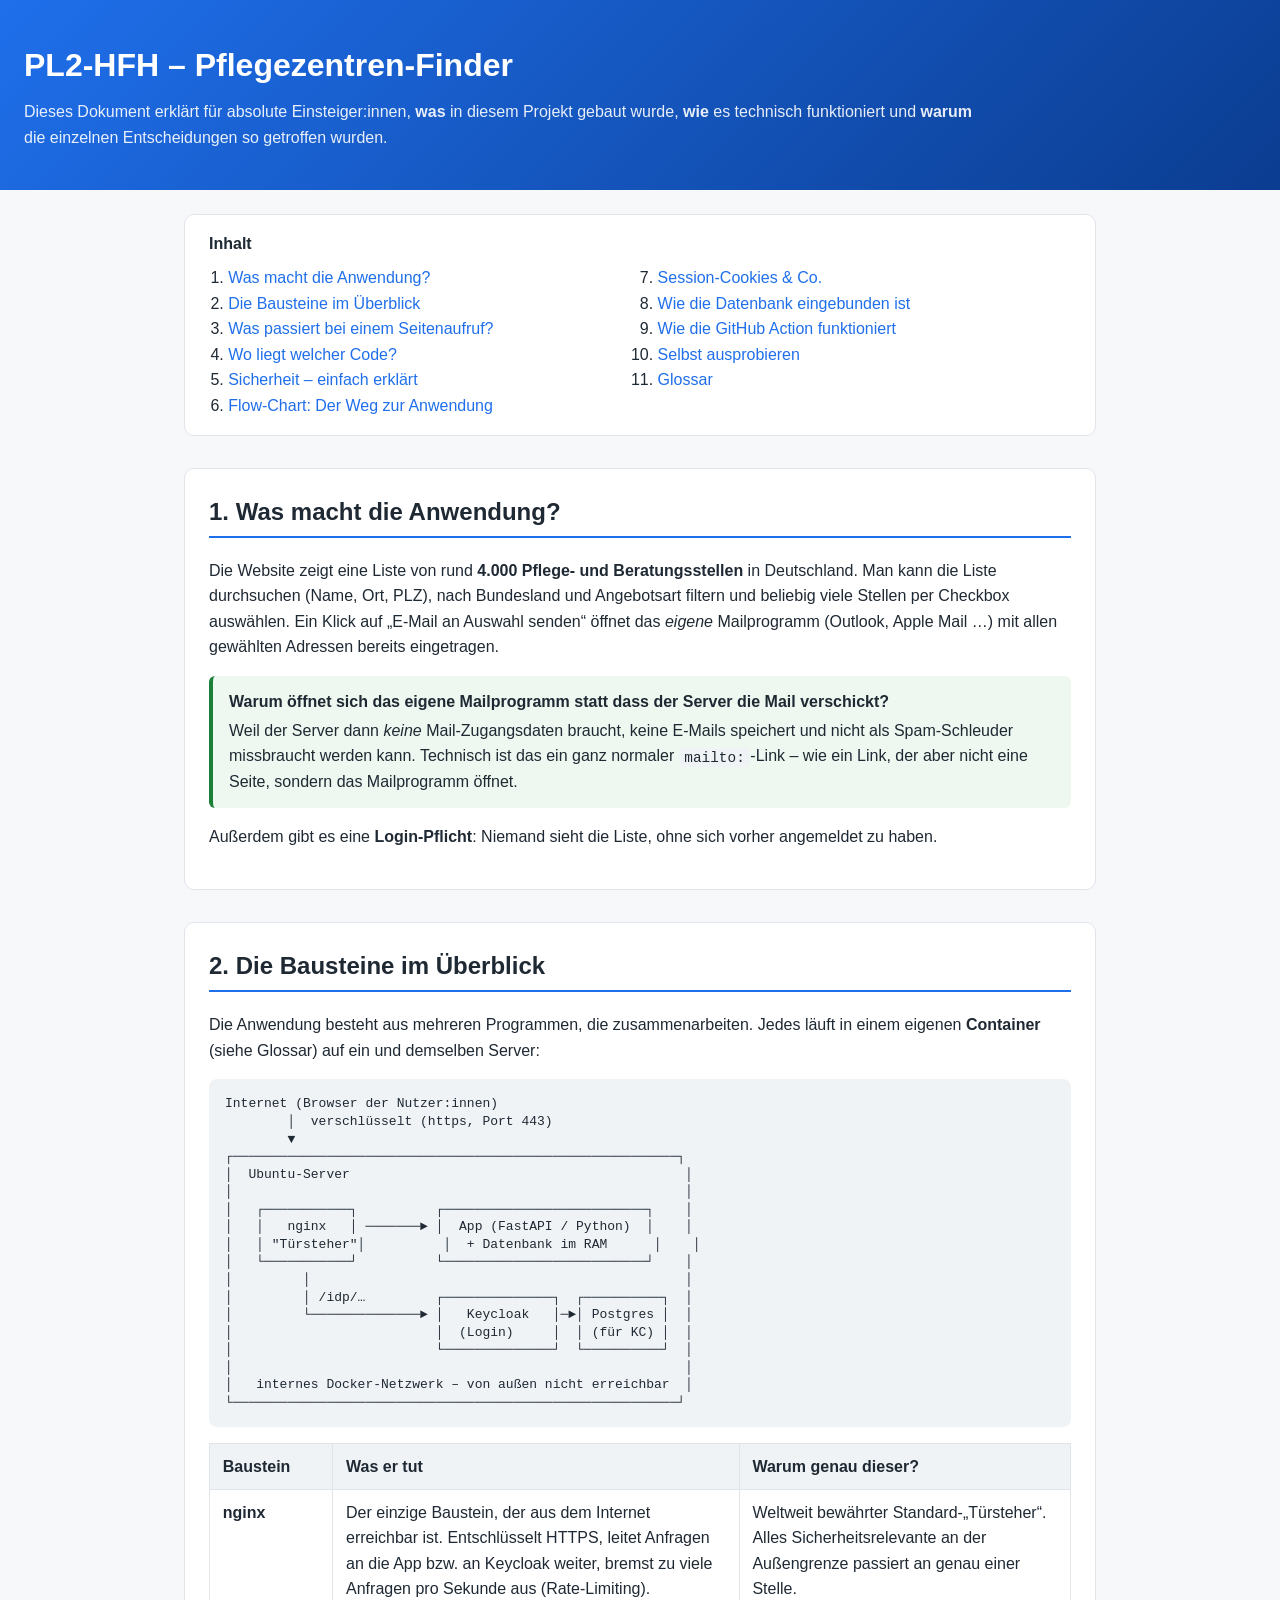
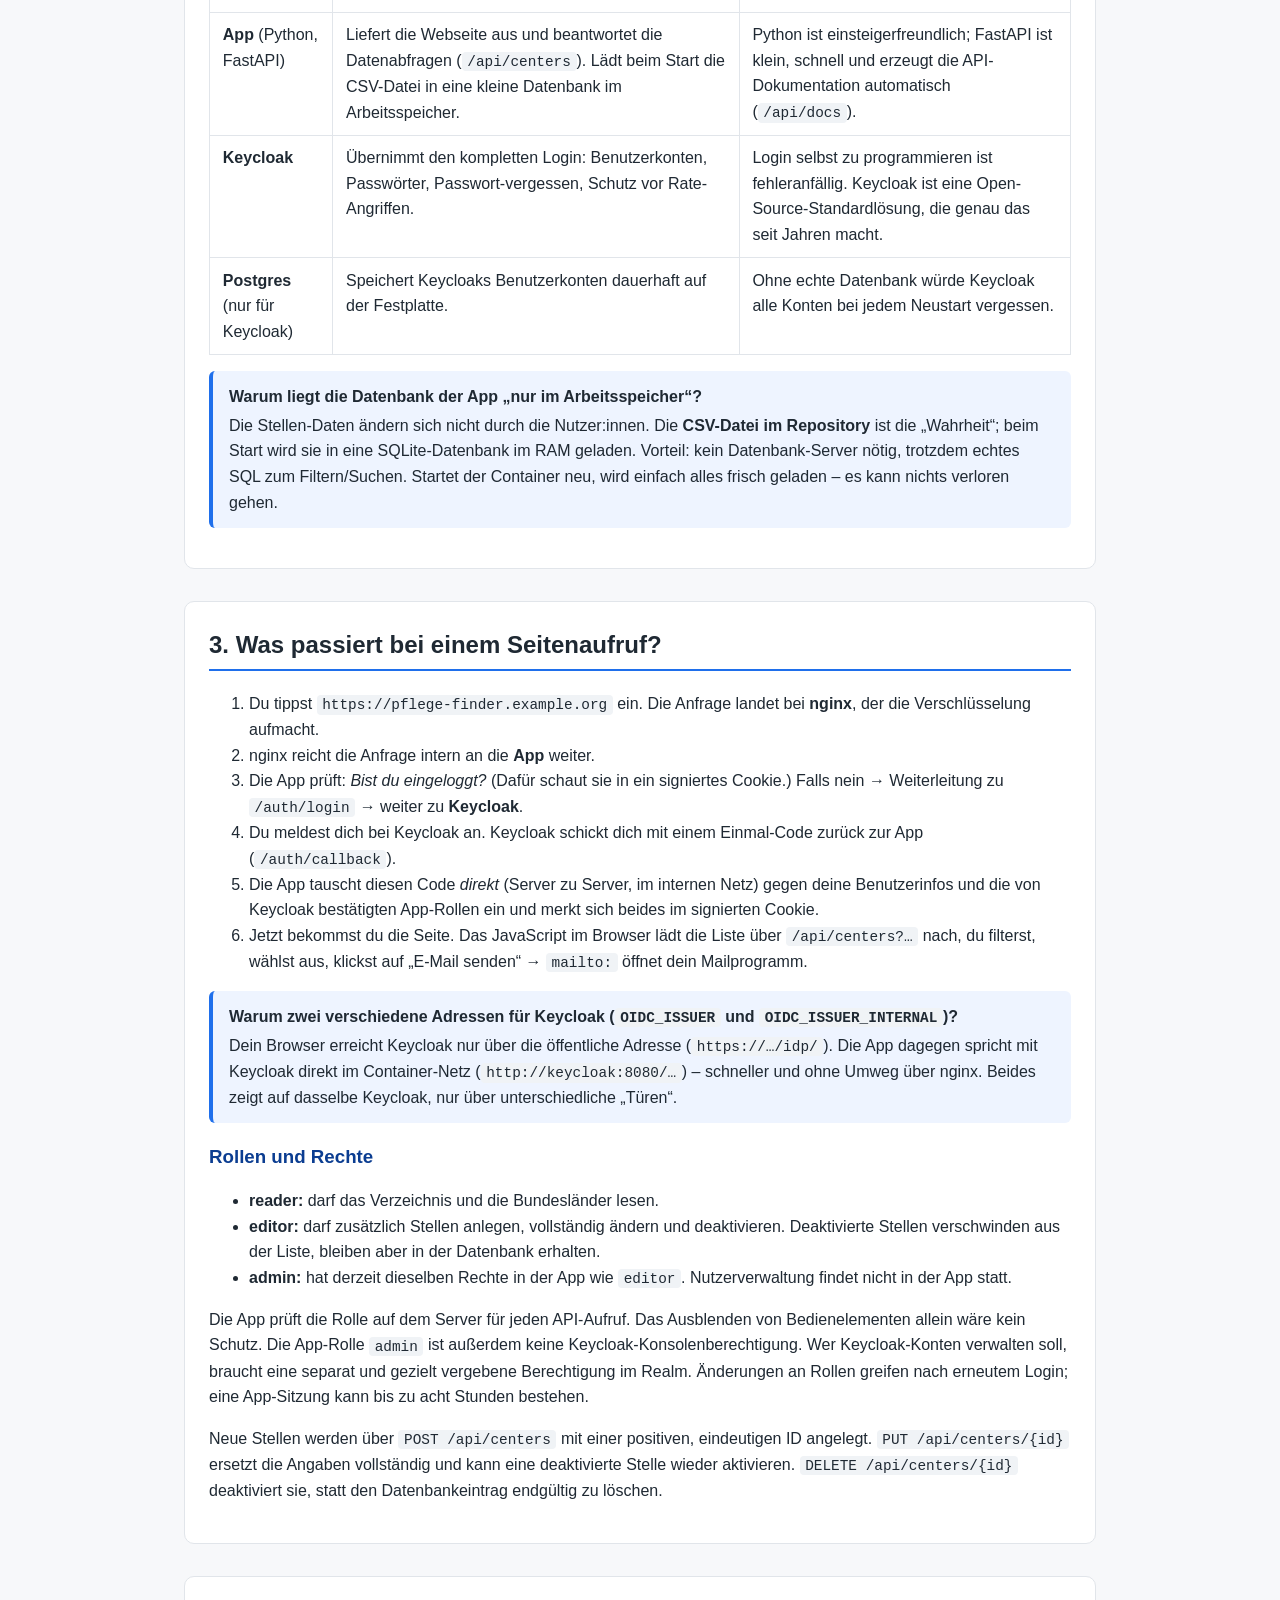
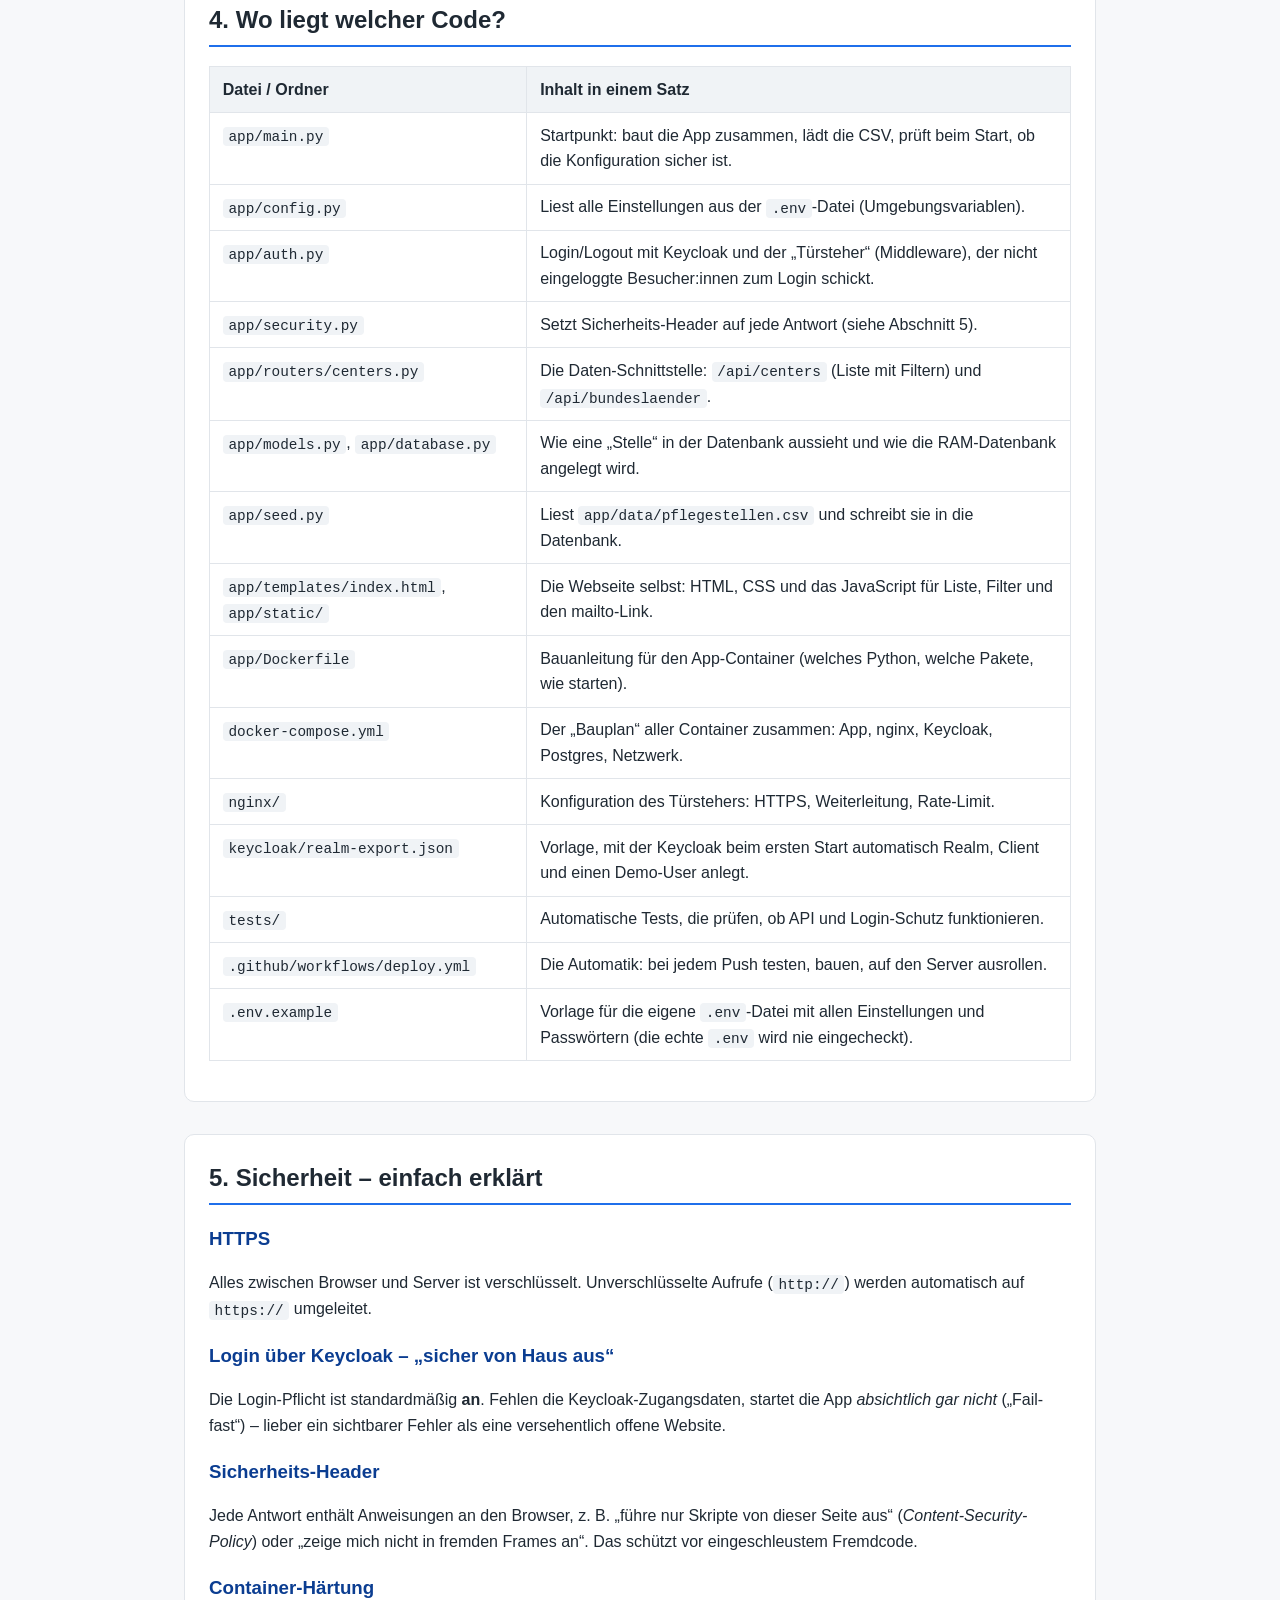
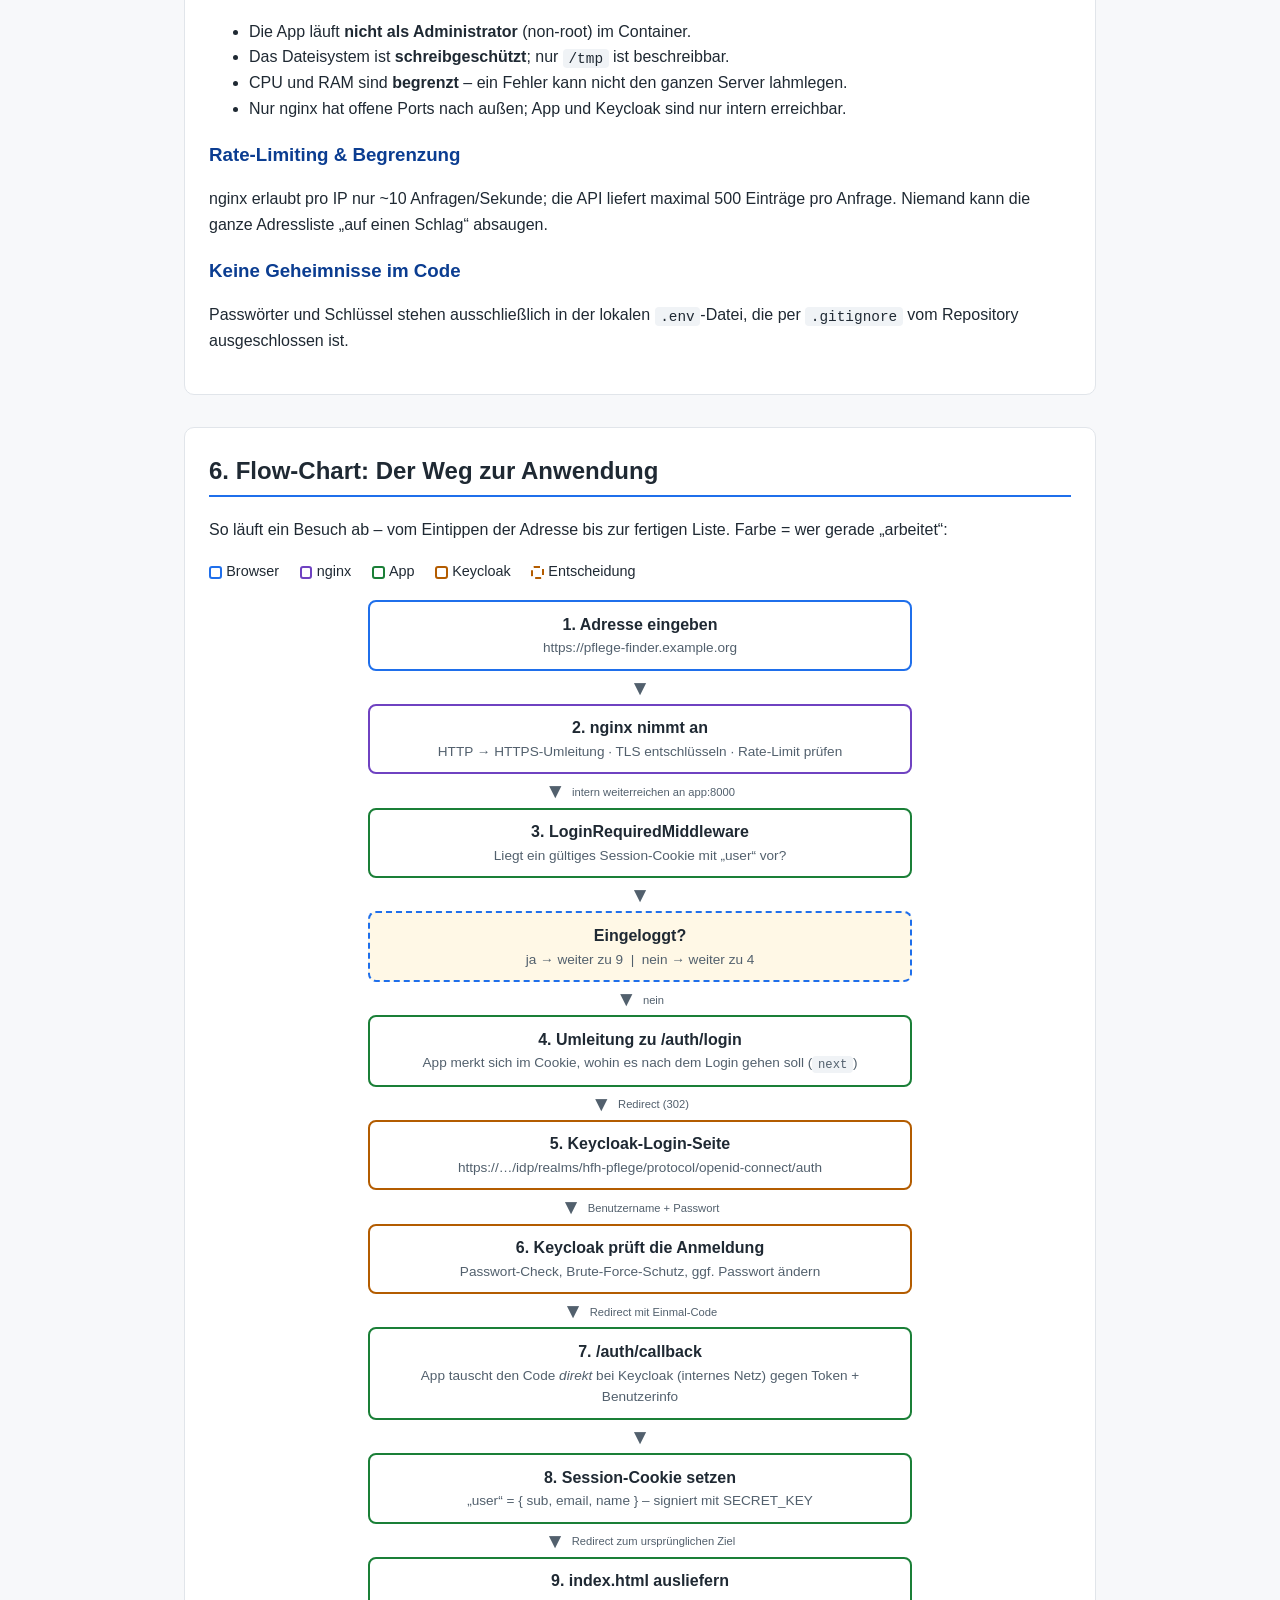
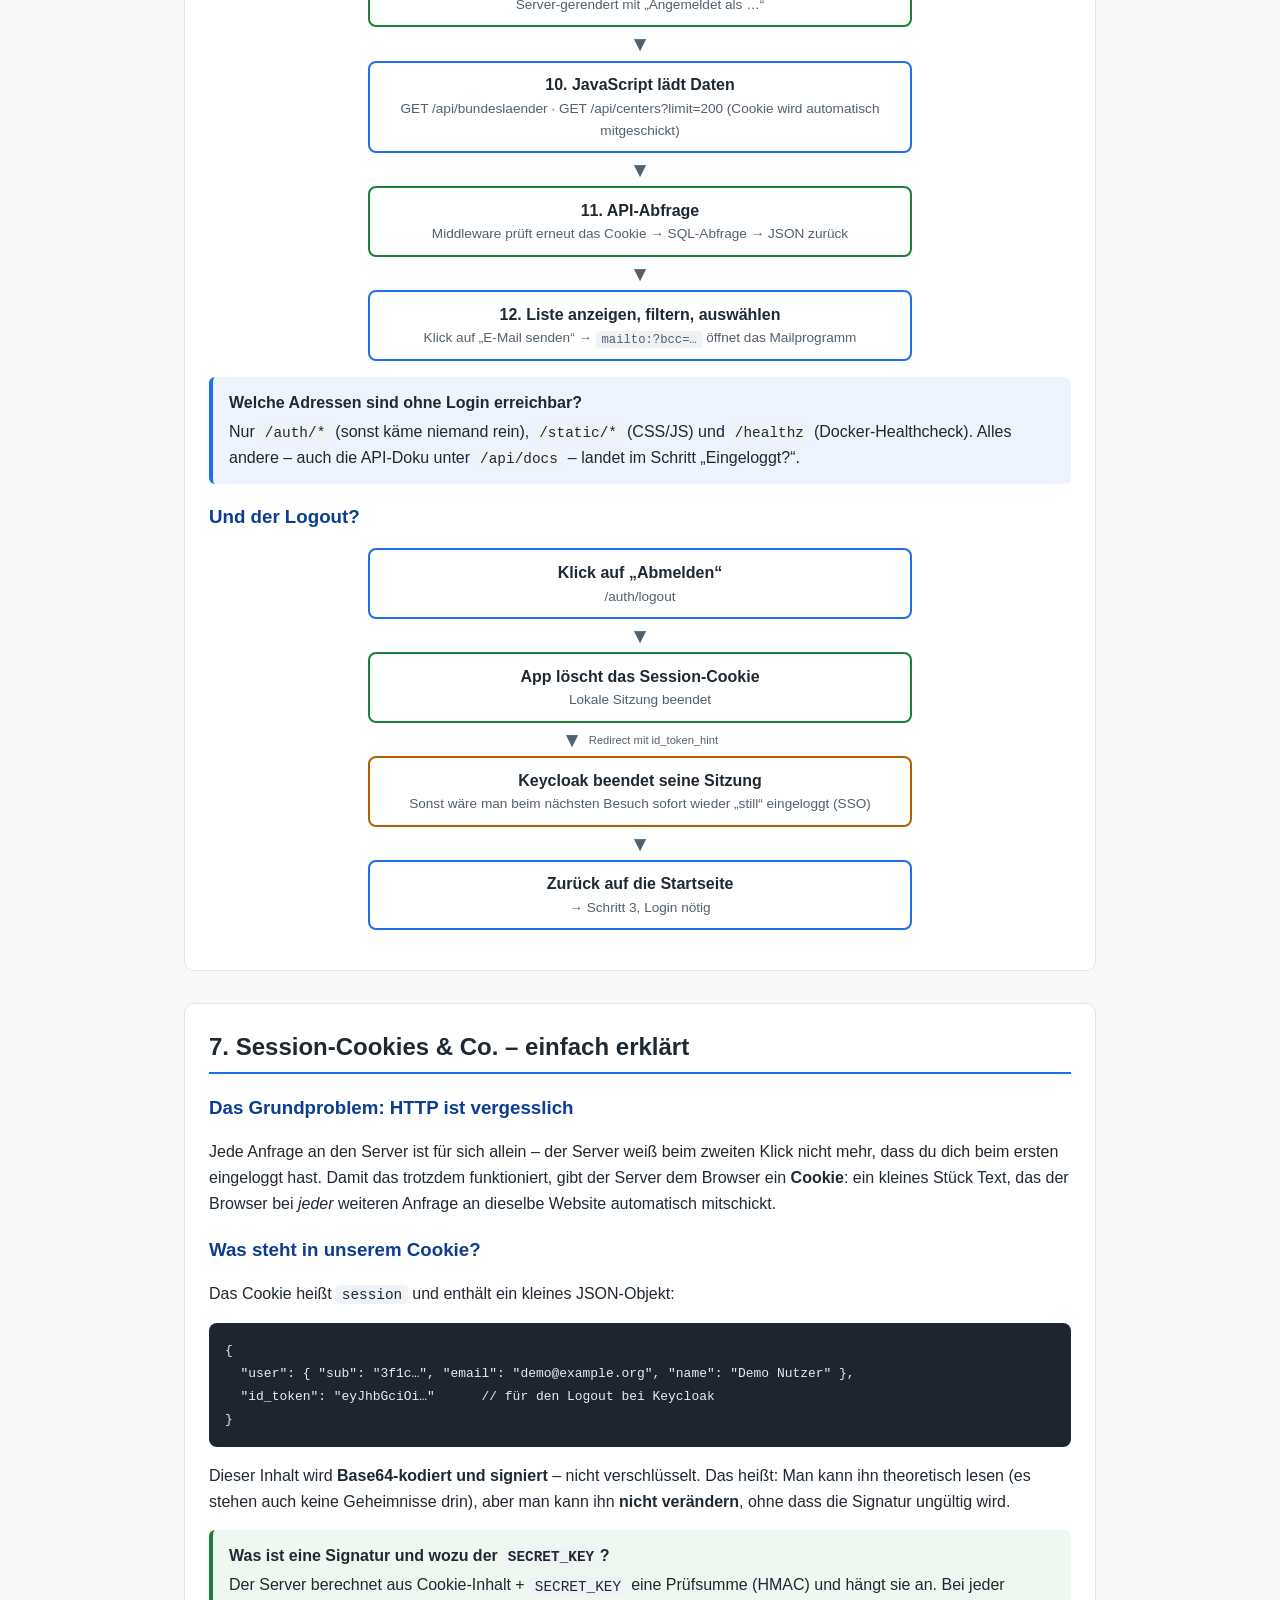
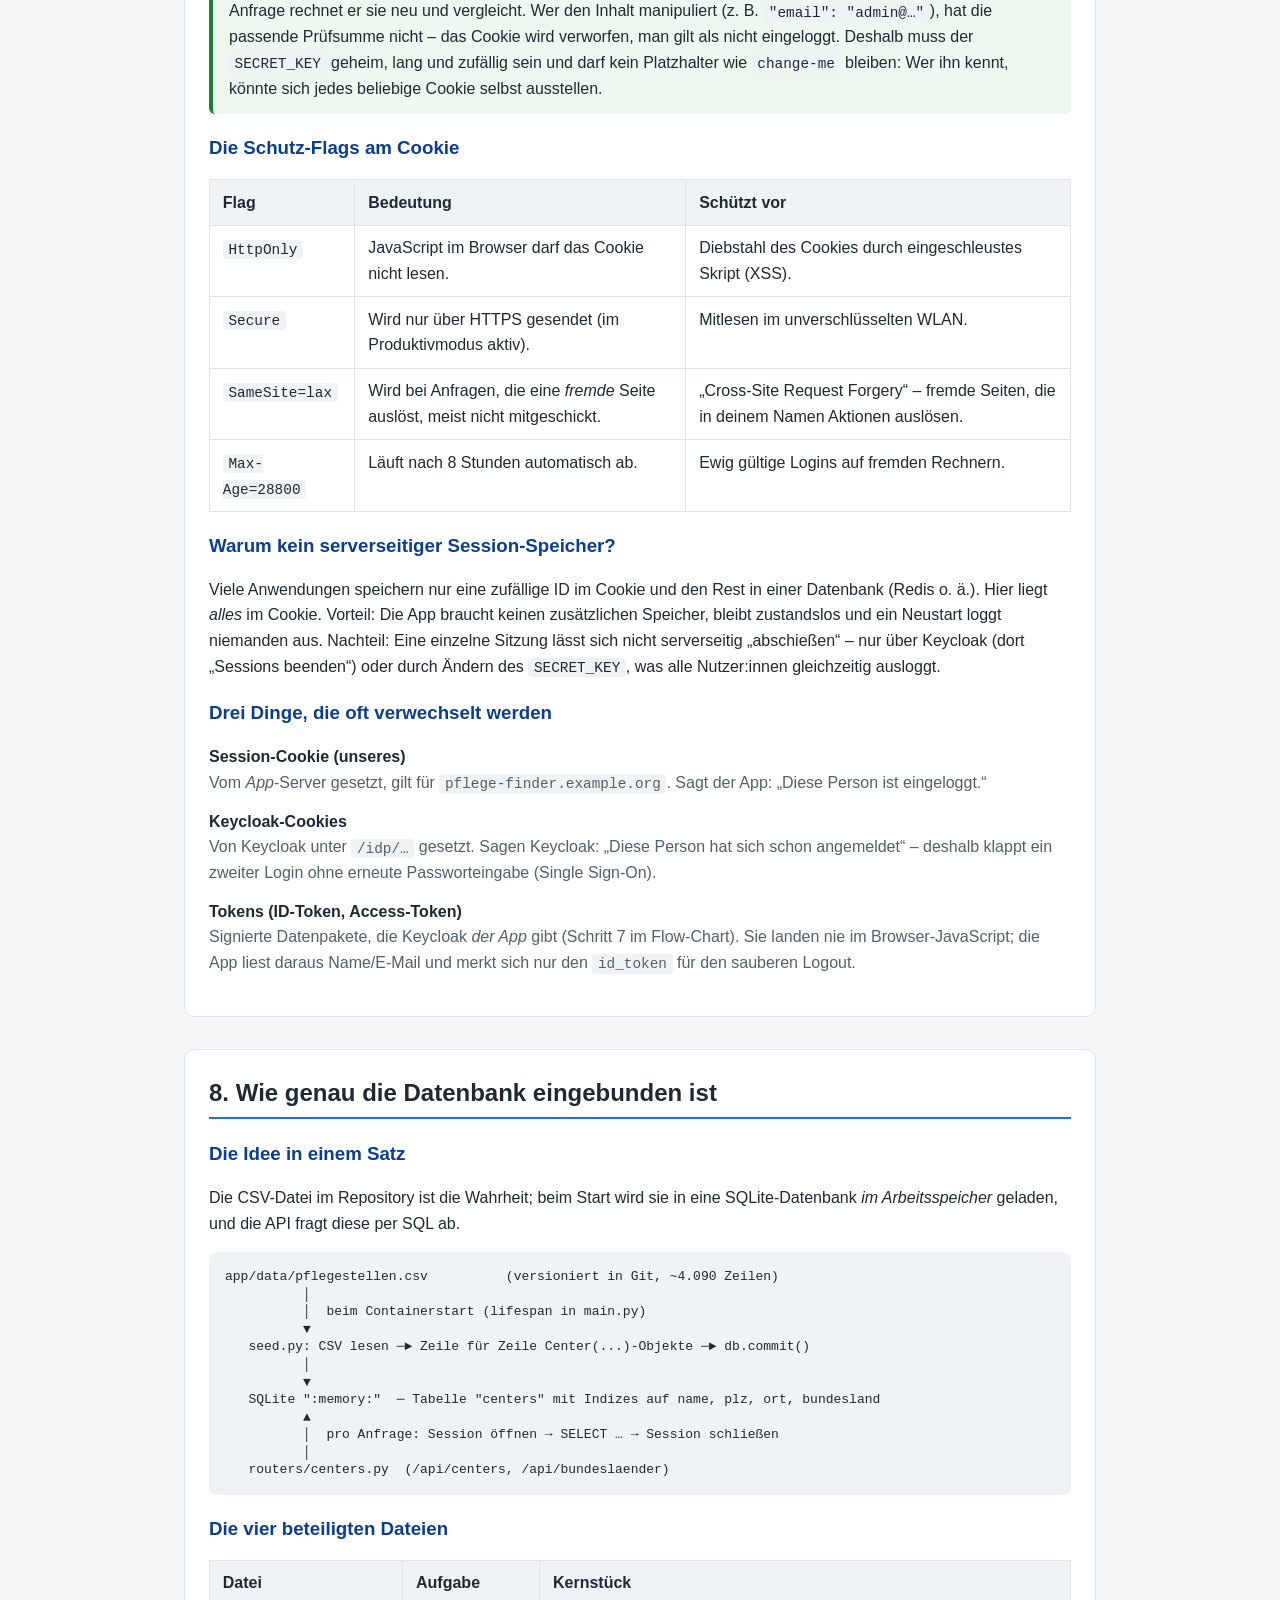
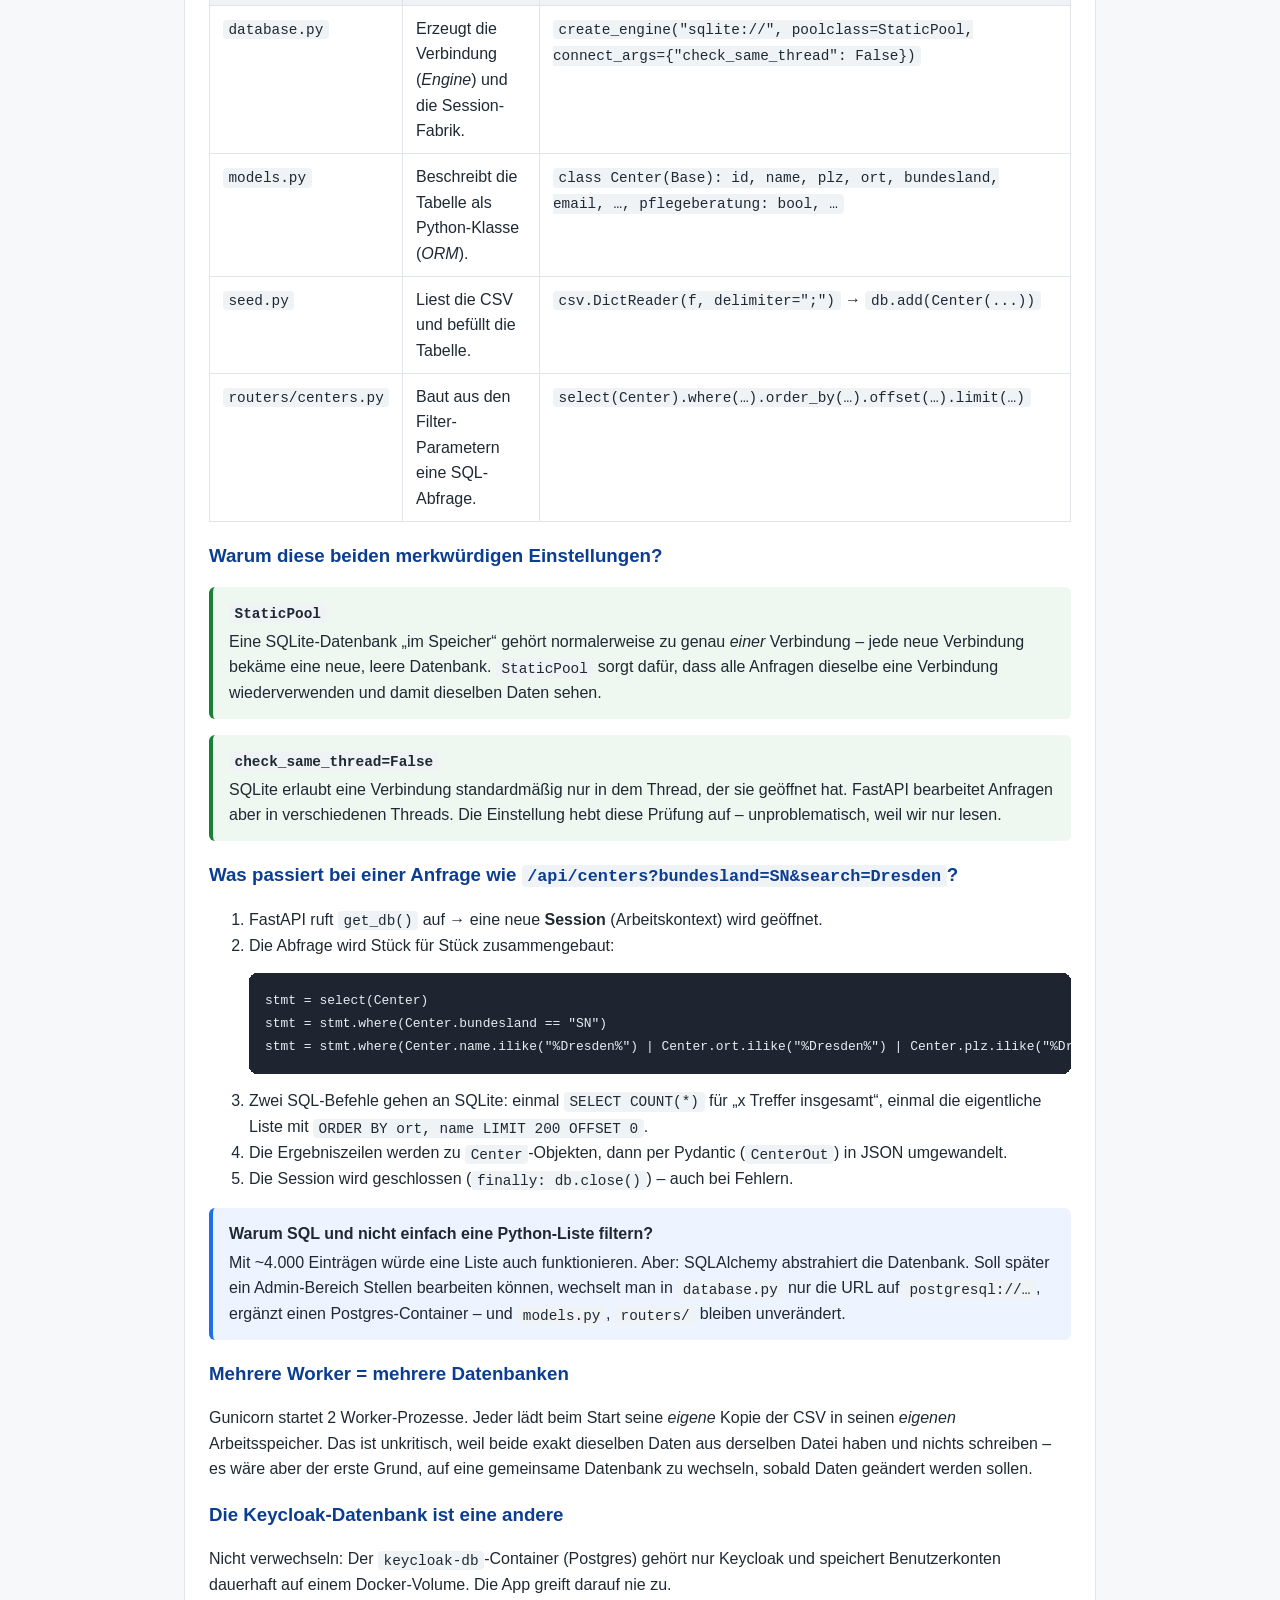
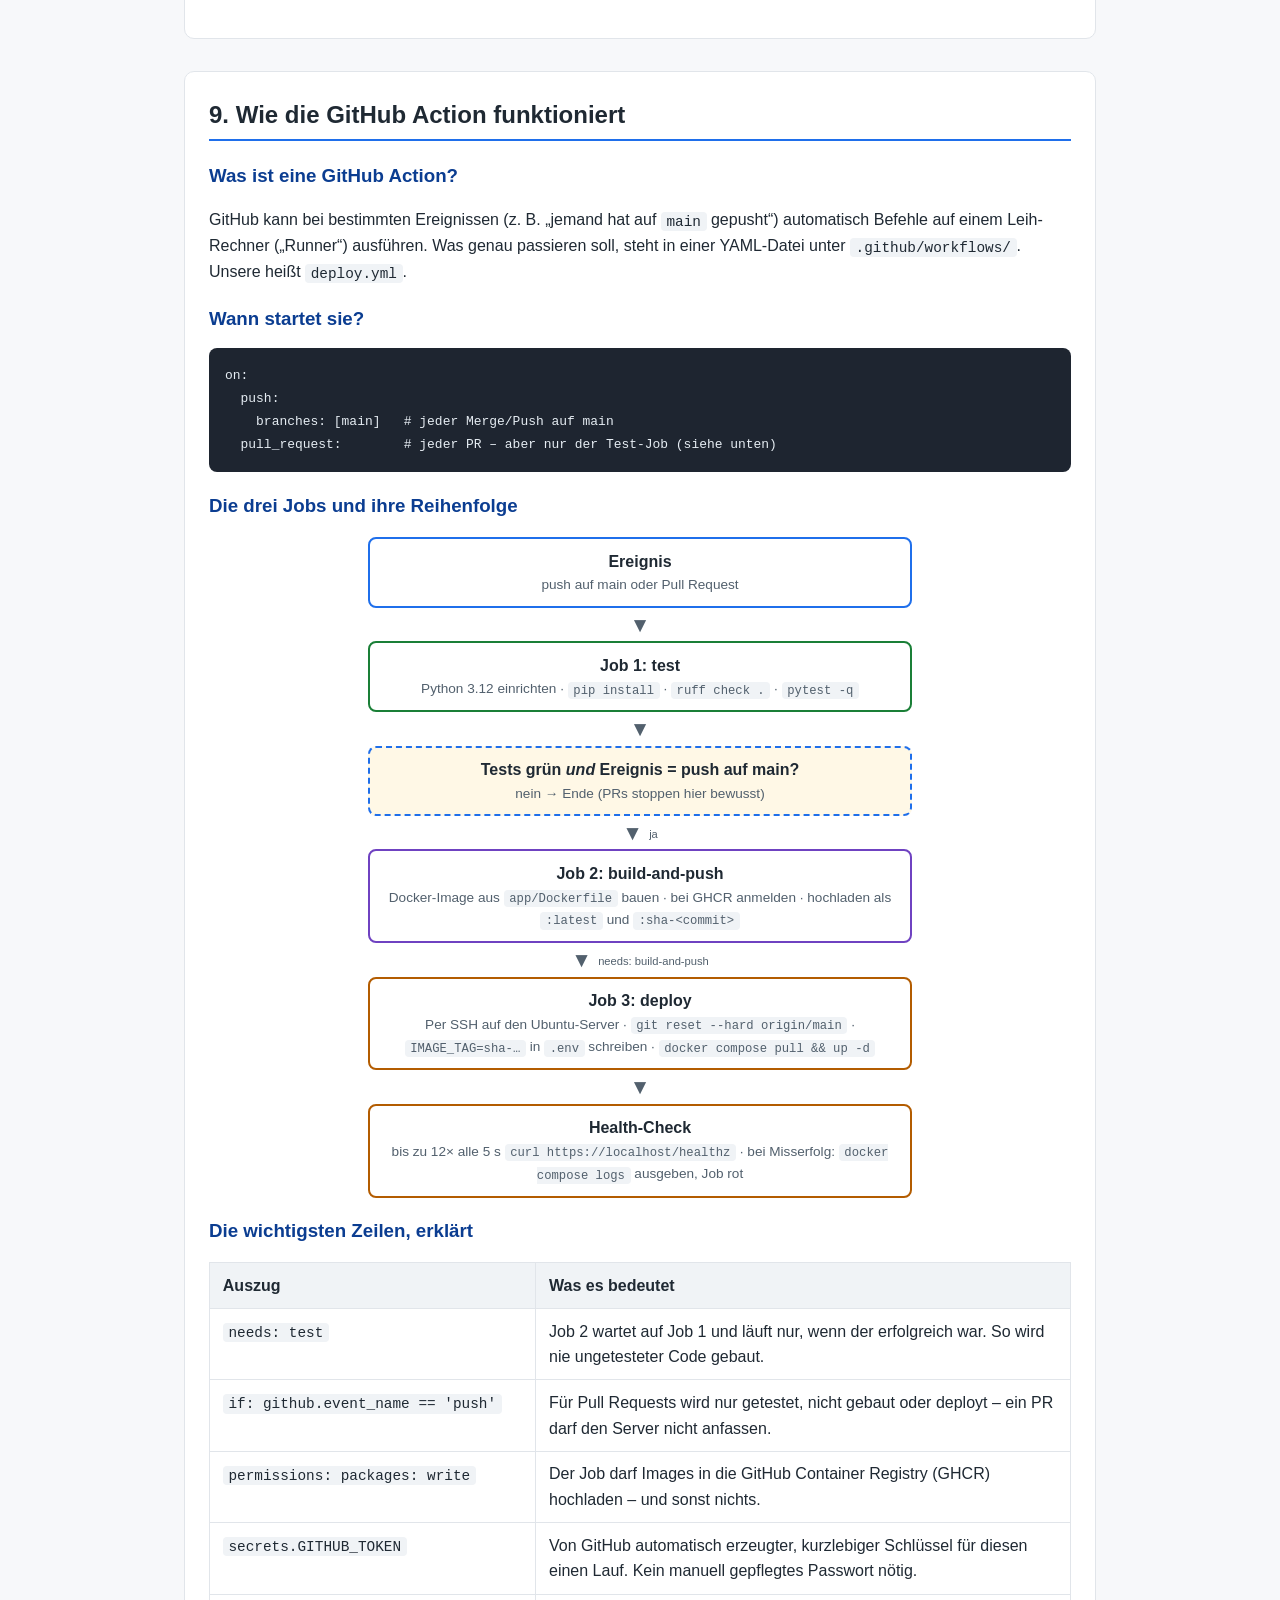
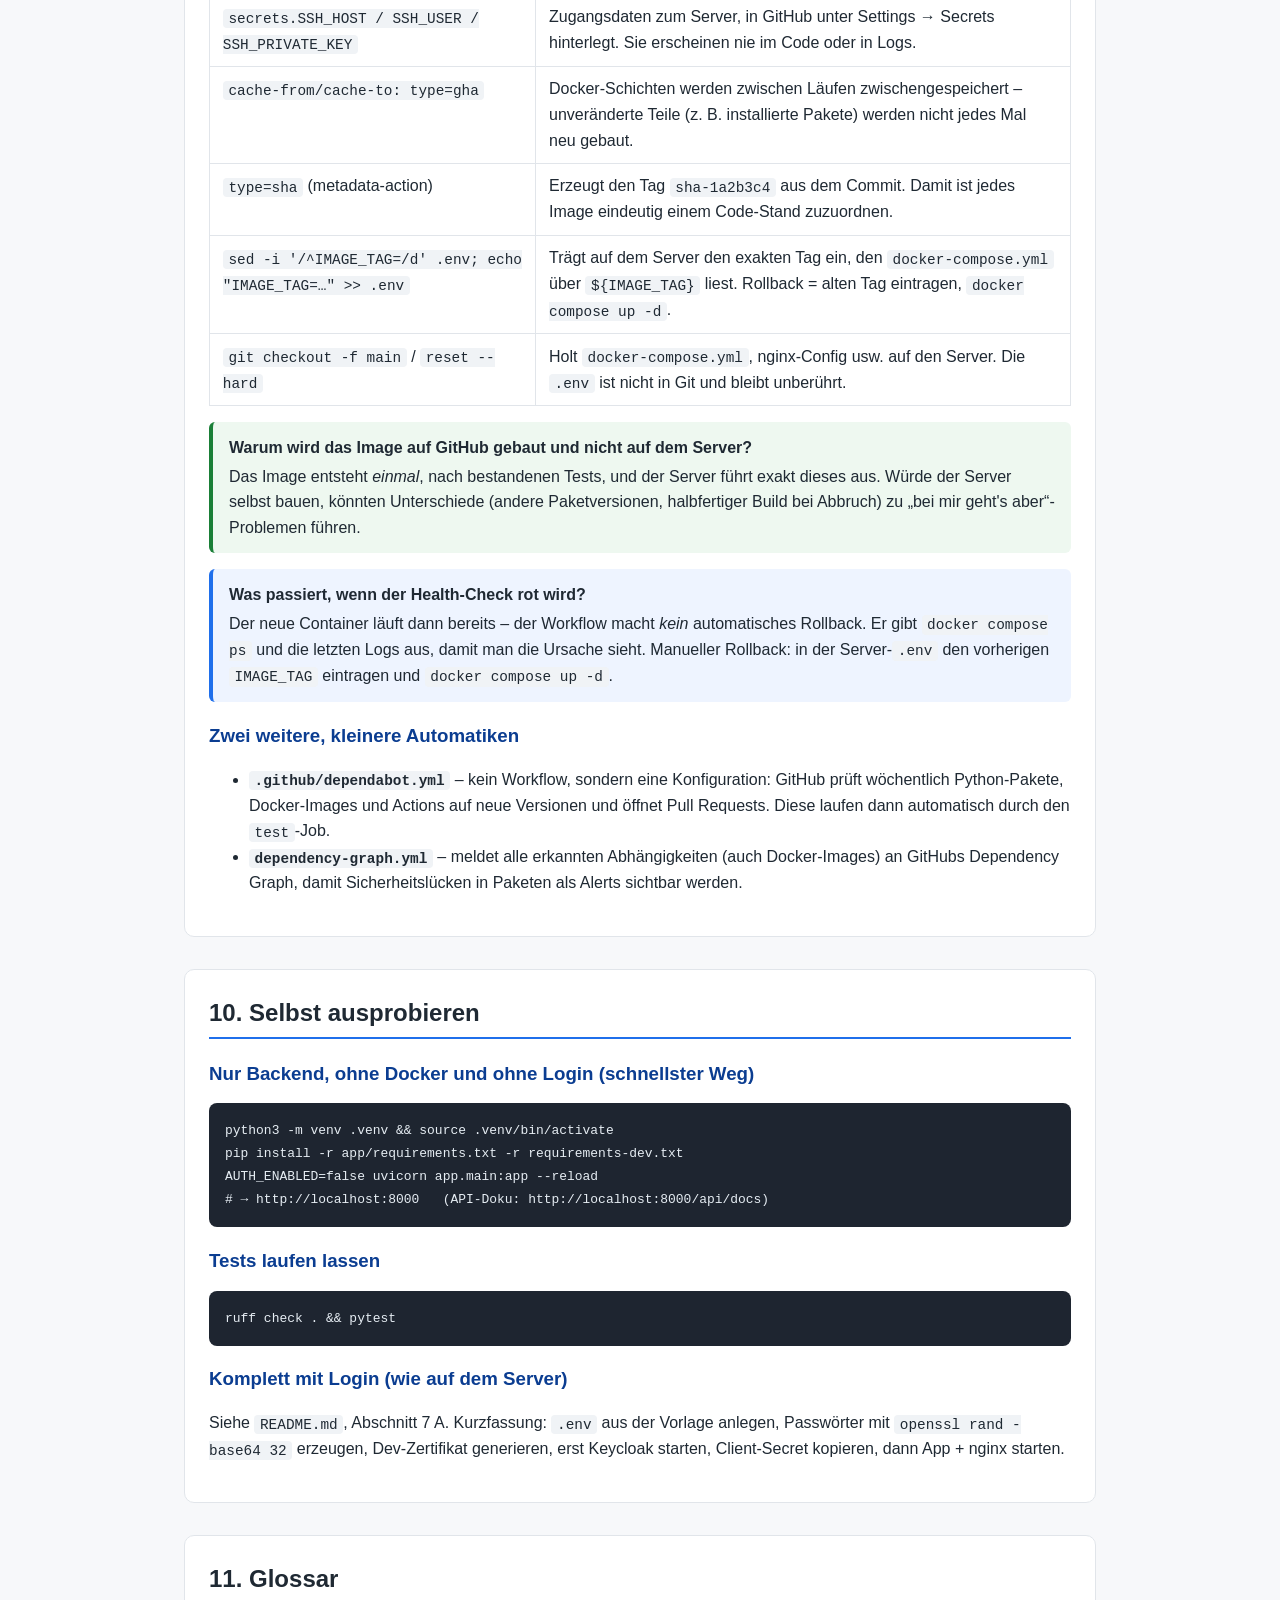
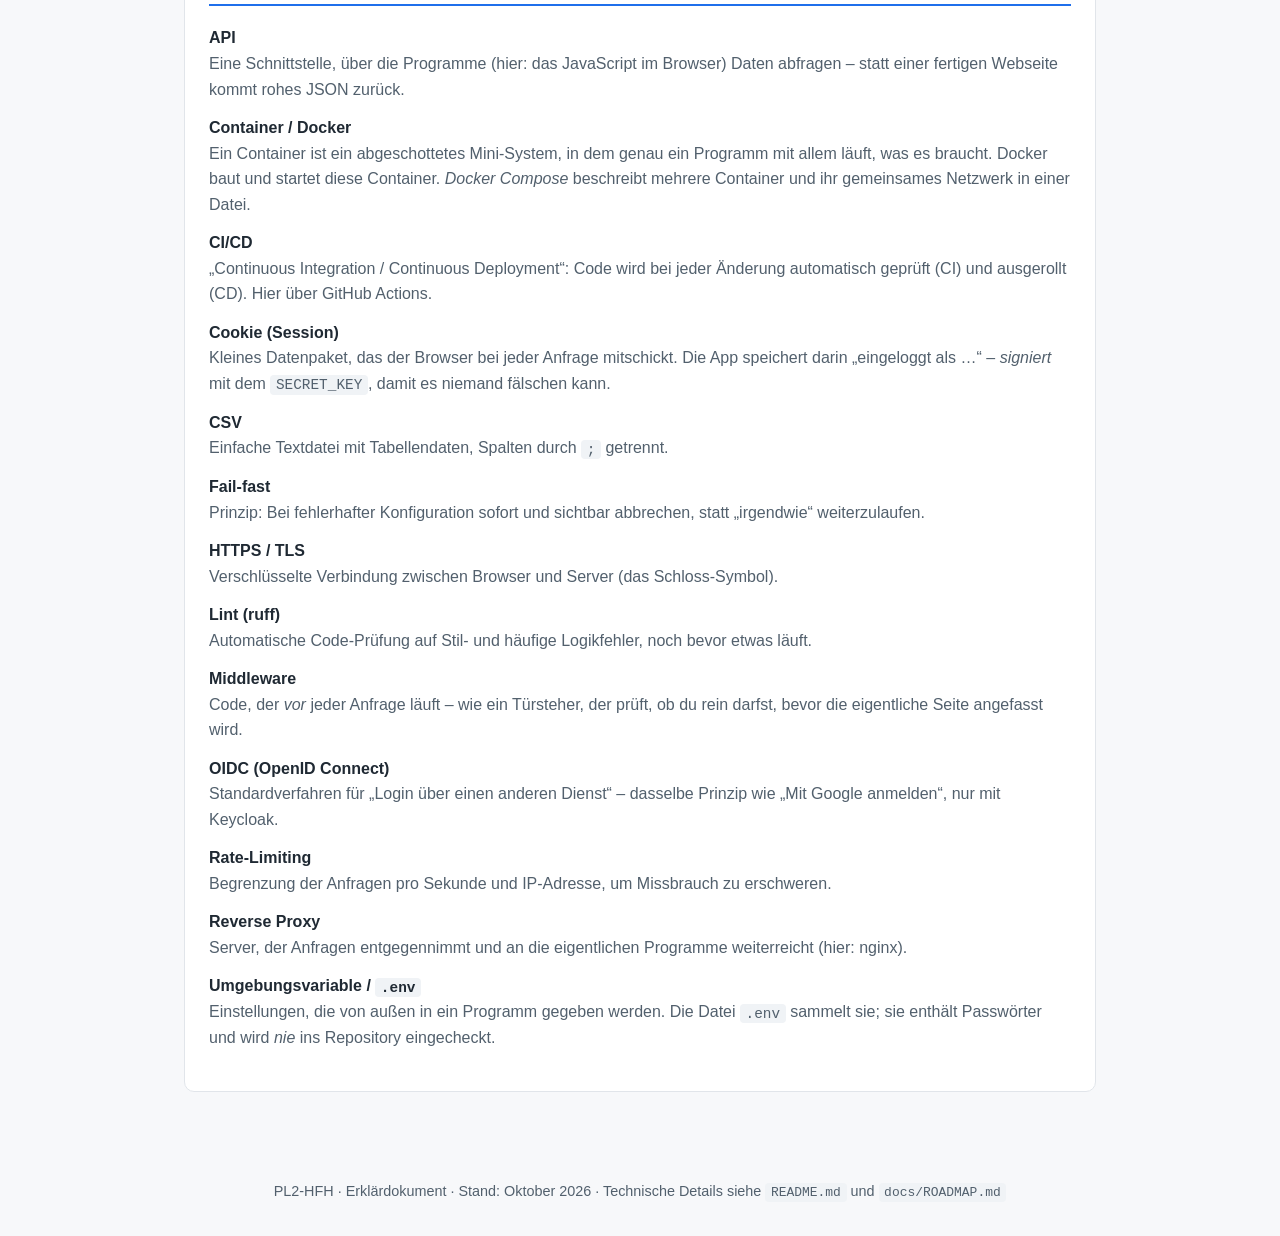
<file: docs/erklaerung.html>
<!DOCTYPE html>
<html lang="de">
<head>
  <meta charset="UTF-8" />
  <meta name="viewport" content="width=device-width, initial-scale=1.0" />
  <title>PL2-HFH – Das Projekt einfach erklärt</title>
  <style>
    :root {
      --bg: #f7f8fa;
      --card: #ffffff;
      --text: #1f2933;
      --muted: #52606d;
      --accent: #1f6feb;
      --ok: #1a7f37;
      --warn: #b35c00;
      --bad: #c62828;
      --border: #e1e5ea;
      --code: #f0f3f6;
    }
    * { box-sizing: border-box; }
    body {
      margin: 0;
      font-family: -apple-system, BlinkMacSystemFont, "Segoe UI", Roboto, Helvetica, Arial, sans-serif;
      line-height: 1.6;
      color: var(--text);
      background: var(--bg);
    }
    header {
      background: linear-gradient(135deg, #1f6feb, #0b3d91);
      color: #fff;
      padding: 2.5rem 1.5rem;
    }
    header h1 { margin: 0 0 .5rem; font-size: 2rem; }
    header p { margin: 0; opacity: .9; max-width: 60rem; }
    .wrap { max-width: 60rem; margin: 0 auto; padding: 1.5rem; }
    nav.toc {
      background: var(--card);
      border: 1px solid var(--border);
      border-radius: 10px;
      padding: 1rem 1.5rem;
      margin-bottom: 2rem;
    }
    nav.toc ol { margin: .5rem 0 0; padding-left: 1.2rem; columns: 2; }
    nav.toc a { color: var(--accent); text-decoration: none; }
    nav.toc a:hover { text-decoration: underline; }
    section {
      background: var(--card);
      border: 1px solid var(--border);
      border-radius: 10px;
      padding: 1.5rem;
      margin-bottom: 2rem;
    }
    h2 { margin-top: 0; border-bottom: 2px solid var(--accent); padding-bottom: .3rem; }
    h3 { margin-bottom: .3rem; color: #0b3d91; }
    .box {
      border-left: 4px solid var(--accent);
      background: #eef4ff;
      padding: .8rem 1rem;
      border-radius: 6px;
      margin: 1rem 0;
    }
    .box.why { border-color: var(--ok); background: #eef8f0; }
    .box.warn { border-color: var(--warn); background: #fff6e8; }
    .box strong:first-child { display: block; margin-bottom: .2rem; }
    code, pre {
      font-family: "SFMono-Regular", Consolas, "Liberation Mono", Menlo, monospace;
      font-size: .9em;
    }
    code { background: var(--code); padding: .1rem .35rem; border-radius: 4px; }
    pre {
      background: #1e2530;
      color: #e6edf3;
      padding: 1rem;
      border-radius: 8px;
      overflow-x: auto;
    }
    pre code { background: none; padding: 0; color: inherit; }
    table { width: 100%; border-collapse: collapse; margin: 1rem 0; }
    th, td { border: 1px solid var(--border); padding: .6rem .8rem; text-align: left; vertical-align: top; }
    th { background: var(--code); }
    .glossar dt { font-weight: 600; margin-top: .8rem; }
    .glossar dd { margin-left: 0; color: var(--muted); }
    .diagram {
      font-family: monospace;
      white-space: pre;
      background: var(--code);
      padding: 1rem;
      border-radius: 8px;
      overflow-x: auto;
      line-height: 1.35;
    }
    .badge {
      display: inline-block;
      font-size: .75rem;
      padding: .1rem .5rem;
      border-radius: 999px;
      color: #fff;
      vertical-align: middle;
      margin-left: .4rem;
    }
    .badge.new { background: var(--ok); }
    .badge.fix { background: var(--warn); }
    .badge.sec { background: var(--bad); }
    /* Flow-Chart */
    .flow { display: flex; flex-direction: column; align-items: center; gap: 0; margin: 1rem 0; }
    .flow .step {
      width: 100%; max-width: 34rem;
      border: 2px solid var(--accent); border-radius: 8px;
      background: #fff; padding: .6rem 1rem; text-align: center;
    }
    .flow .step small { display: block; color: var(--muted); font-size: .85em; }
    .flow .step.who-browser { border-color: #1f6feb; }
    .flow .step.who-nginx { border-color: #6f42c1; }
    .flow .step.who-app { border-color: #1a7f37; }
    .flow .step.who-kc { border-color: #b35c00; }
    .flow .step.decision { border-style: dashed; background: #fff8e6; }
    .flow .arrow { color: var(--muted); font-size: 1.3rem; line-height: 1.6; }
    .flow .arrow small { font-size: .7rem; vertical-align: middle; margin-left: .4rem; }
    .legend span { display: inline-block; margin-right: 1rem; font-size: .9em; }
    .legend i { display: inline-block; width: .9em; height: .9em; border: 2px solid; border-radius: 3px; vertical-align: middle; margin-right: .3em; }
    footer { text-align: center; color: var(--muted); padding: 2rem 1rem; font-size: .9rem; }
    details { margin: .6rem 0; }
    summary { cursor: pointer; font-weight: 600; color: var(--accent); }
  </style>
</head>
<body>

<header>
  <h1>PL2-HFH – Pflegezentren-Finder</h1>
  <p>
    Dieses Dokument erklärt für absolute Einsteiger:innen, <strong>was</strong> in diesem
    Projekt gebaut wurde, <strong>wie</strong> es technisch funktioniert und
    <strong>warum</strong> die einzelnen Entscheidungen so getroffen wurden.
  </p>
</header>

<div class="wrap">

  <nav class="toc">
    <strong>Inhalt</strong>
    <ol>
      <li><a href="#was">Was macht die Anwendung?</a></li>
      <li><a href="#bausteine">Die Bausteine im Überblick</a></li>
      <li><a href="#ablauf">Was passiert bei einem Seitenaufruf?</a></li>
      <li><a href="#ordner">Wo liegt welcher Code?</a></li>
      <li><a href="#sicherheit">Sicherheit – einfach erklärt</a></li>
      <li><a href="#flow">Flow-Chart: Der Weg zur Anwendung</a></li>
      <li><a href="#cookies">Session-Cookies &amp; Co.</a></li>
      <li><a href="#datenbank">Wie die Datenbank eingebunden ist</a></li>
      <li><a href="#actions">Wie die GitHub Action funktioniert</a></li>
      <li><a href="#start">Selbst ausprobieren</a></li>
      <li><a href="#glossar">Glossar</a></li>
    </ol>
  </nav>

  <!-- ============================================================ -->
  <section id="was">
    <h2>1. Was macht die Anwendung?</h2>
    <p>
      Die Website zeigt eine Liste von rund <strong>4.000 Pflege- und Beratungsstellen</strong>
      in Deutschland. Man kann die Liste durchsuchen (Name, Ort, PLZ), nach Bundesland und
      Angebotsart filtern und beliebig viele Stellen per Checkbox auswählen. Ein Klick auf
      „E-Mail an Auswahl senden“ öffnet das <em>eigene</em> Mailprogramm (Outlook, Apple Mail …)
      mit allen gewählten Adressen bereits eingetragen.
    </p>
    <div class="box why">
      <strong>Warum öffnet sich das eigene Mailprogramm statt dass der Server die Mail verschickt?</strong>
      Weil der Server dann <em>keine</em> Mail-Zugangsdaten braucht, keine E-Mails speichert und
      nicht als Spam-Schleuder missbraucht werden kann. Technisch ist das ein ganz normaler
      <code>mailto:</code>-Link – wie ein Link, der aber nicht eine Seite, sondern das
      Mailprogramm öffnet.
    </div>
    <p>
      Außerdem gibt es eine <strong>Login-Pflicht</strong>: Niemand sieht die Liste, ohne sich
      vorher angemeldet zu haben.
    </p>
  </section>

  <!-- ============================================================ -->
  <section id="bausteine">
    <h2>2. Die Bausteine im Überblick</h2>
    <p>Die Anwendung besteht aus mehreren Programmen, die zusammenarbeiten. Jedes läuft in einem
      eigenen <strong>Container</strong> (siehe Glossar) auf ein und demselben Server:</p>

    <div class="diagram">Internet (Browser der Nutzer:innen)
        │  verschlüsselt (https, Port 443)
        ▼
┌─────────────────────────────────────────────────────────┐
│  Ubuntu-Server                                           │
│                                                          │
│   ┌───────────┐          ┌──────────────────────────┐    │
│   │   nginx   │ ───────► │  App (FastAPI / Python)  │    │
│   │ "Türsteher"│          │  + Datenbank im RAM      │    │
│   └───────────┘          └──────────────────────────┘    │
│         │                                                │
│         │ /idp/…         ┌──────────────┐  ┌──────────┐  │
│         └──────────────► │   Keycloak   │─►│ Postgres │  │
│                          │  (Login)     │  │ (für KC) │  │
│                          └──────────────┘  └──────────┘  │
│                                                          │
│   internes Docker-Netzwerk – von außen nicht erreichbar  │
└─────────────────────────────────────────────────────────┘</div>

    <table>
      <tr><th>Baustein</th><th>Was er tut</th><th>Warum genau dieser?</th></tr>
      <tr>
        <td><strong>nginx</strong></td>
        <td>Der einzige Baustein, der aus dem Internet erreichbar ist. Entschlüsselt HTTPS,
          leitet Anfragen an die App bzw. an Keycloak weiter, bremst zu viele Anfragen pro
          Sekunde aus (Rate-Limiting).</td>
        <td>Weltweit bewährter Standard-„Türsteher“. Alles Sicherheitsrelevante an der
          Außengrenze passiert an genau einer Stelle.</td>
      </tr>
      <tr>
        <td><strong>App</strong> (Python, FastAPI)</td>
        <td>Liefert die Webseite aus und beantwortet die Datenabfragen
          (<code>/api/centers</code>). Lädt beim Start die CSV-Datei in eine kleine
          Datenbank im Arbeitsspeicher.</td>
        <td>Python ist einsteigerfreundlich; FastAPI ist klein, schnell und erzeugt die
          API-Dokumentation automatisch (<code>/api/docs</code>).</td>
      </tr>
      <tr>
        <td><strong>Keycloak</strong></td>
        <td>Übernimmt den kompletten Login: Benutzerkonten, Passwörter, Passwort-vergessen,
          Schutz vor Rate-Angriffen.</td>
        <td>Login selbst zu programmieren ist fehleranfällig. Keycloak ist eine
          Open-Source-Standardlösung, die genau das seit Jahren macht.</td>
      </tr>
      <tr>
        <td><strong>Postgres</strong> (nur für Keycloak)</td>
        <td>Speichert Keycloaks Benutzerkonten dauerhaft auf der Festplatte.</td>
        <td>Ohne echte Datenbank würde Keycloak alle Konten bei jedem Neustart vergessen.</td>
      </tr>
    </table>

    <div class="box">
      <strong>Warum liegt die Datenbank der App „nur im Arbeitsspeicher“?</strong>
      Die Stellen-Daten ändern sich nicht durch die Nutzer:innen. Die
      <strong>CSV-Datei im Repository</strong> ist die „Wahrheit“; beim Start wird sie in eine
      SQLite-Datenbank im RAM geladen. Vorteil: kein Datenbank-Server nötig, trotzdem echtes
      SQL zum Filtern/Suchen. Startet der Container neu, wird einfach alles frisch geladen –
      es kann nichts verloren gehen.
    </div>
  </section>

  <!-- ============================================================ -->
  <section id="ablauf">
    <h2>3. Was passiert bei einem Seitenaufruf?</h2>
    <ol>
      <li>Du tippst <code>https://pflege-finder.example.org</code> ein. Die Anfrage landet bei
        <strong>nginx</strong>, der die Verschlüsselung aufmacht.</li>
      <li>nginx reicht die Anfrage intern an die <strong>App</strong> weiter.</li>
      <li>Die App prüft: <em>Bist du eingeloggt?</em> (Dafür schaut sie in ein signiertes
        Cookie.) Falls nein → Weiterleitung zu <code>/auth/login</code> → weiter zu
        <strong>Keycloak</strong>.</li>
      <li>Du meldest dich bei Keycloak an. Keycloak schickt dich mit einem Einmal-Code zurück
        zur App (<code>/auth/callback</code>).</li>
      <li>Die App tauscht diesen Code <em>direkt</em> (Server zu Server, im internen Netz)
        gegen deine Benutzerinfos und die von Keycloak bestätigten App-Rollen ein und merkt
        sich beides im signierten Cookie.</li>
      <li>Jetzt bekommst du die Seite. Das JavaScript im Browser lädt die Liste über
        <code>/api/centers?…</code> nach, du filterst, wählst aus, klickst auf „E-Mail senden“
        → <code>mailto:</code> öffnet dein Mailprogramm.</li>
    </ol>
    <div class="box">
      <strong>Warum zwei verschiedene Adressen für Keycloak (<code>OIDC_ISSUER</code> und
        <code>OIDC_ISSUER_INTERNAL</code>)?</strong>
      Dein Browser erreicht Keycloak nur über die öffentliche Adresse
      (<code>https://…/idp/</code>). Die App dagegen spricht mit Keycloak direkt im
      Container-Netz (<code>http://keycloak:8080/…</code>) – schneller und ohne Umweg über
      nginx. Beides zeigt auf dasselbe Keycloak, nur über unterschiedliche „Türen“.
    </div>
    <h3>Rollen und Rechte</h3>
    <ul>
      <li><strong>reader:</strong> darf das Verzeichnis und die Bundesländer lesen.</li>
      <li><strong>editor:</strong> darf zusätzlich Stellen anlegen, vollständig ändern und
        deaktivieren. Deaktivierte Stellen verschwinden aus der Liste, bleiben aber in der
        Datenbank erhalten.</li>
      <li><strong>admin:</strong> hat derzeit dieselben Rechte in der App wie <code>editor</code>.
        Nutzerverwaltung findet nicht in der App statt.</li>
    </ul>
    <p>Die App prüft die Rolle auf dem Server für jeden API-Aufruf. Das Ausblenden von
      Bedienelementen allein wäre kein Schutz. Die App-Rolle <code>admin</code> ist außerdem
      keine Keycloak-Konsolenberechtigung. Wer Keycloak-Konten verwalten soll, braucht eine
      separat und gezielt vergebene Berechtigung im Realm. Änderungen an Rollen greifen nach
      erneutem Login; eine App-Sitzung kann bis zu acht Stunden bestehen.</p>
    <p>Neue Stellen werden über <code>POST /api/centers</code> mit einer positiven, eindeutigen
      ID angelegt. <code>PUT /api/centers/{id}</code> ersetzt die Angaben vollständig und kann
      eine deaktivierte Stelle wieder aktivieren. <code>DELETE /api/centers/{id}</code>
      deaktiviert sie, statt den Datenbankeintrag endgültig zu löschen.</p>
  </section>

  <!-- ============================================================ -->
  <section id="ordner">
    <h2>4. Wo liegt welcher Code?</h2>
    <table>
      <tr><th>Datei / Ordner</th><th>Inhalt in einem Satz</th></tr>
      <tr><td><code>app/main.py</code></td><td>Startpunkt: baut die App zusammen, lädt die CSV, prüft beim Start, ob die Konfiguration sicher ist.</td></tr>
      <tr><td><code>app/config.py</code></td><td>Liest alle Einstellungen aus der <code>.env</code>-Datei (Umgebungsvariablen).</td></tr>
      <tr><td><code>app/auth.py</code></td><td>Login/Logout mit Keycloak und der „Türsteher“ (Middleware), der nicht eingeloggte Besucher:innen zum Login schickt.</td></tr>
      <tr><td><code>app/security.py</code></td><td>Setzt Sicherheits-Header auf jede Antwort (siehe Abschnitt 5).</td></tr>
      <tr><td><code>app/routers/centers.py</code></td><td>Die Daten-Schnittstelle: <code>/api/centers</code> (Liste mit Filtern) und <code>/api/bundeslaender</code>.</td></tr>
      <tr><td><code>app/models.py</code>, <code>app/database.py</code></td><td>Wie eine „Stelle“ in der Datenbank aussieht und wie die RAM-Datenbank angelegt wird.</td></tr>
      <tr><td><code>app/seed.py</code></td><td>Liest <code>app/data/pflegestellen.csv</code> und schreibt sie in die Datenbank.</td></tr>
      <tr><td><code>app/templates/index.html</code>, <code>app/static/</code></td><td>Die Webseite selbst: HTML, CSS und das JavaScript für Liste, Filter und den mailto-Link.</td></tr>
      <tr><td><code>app/Dockerfile</code></td><td>Bauanleitung für den App-Container (welches Python, welche Pakete, wie starten).</td></tr>
      <tr><td><code>docker-compose.yml</code></td><td>Der „Bauplan“ aller Container zusammen: App, nginx, Keycloak, Postgres, Netzwerk.</td></tr>
      <tr><td><code>nginx/</code></td><td>Konfiguration des Türstehers: HTTPS, Weiterleitung, Rate-Limit.</td></tr>
      <tr><td><code>keycloak/realm-export.json</code></td><td>Vorlage, mit der Keycloak beim ersten Start automatisch Realm, Client und einen Demo-User anlegt.</td></tr>
      <tr><td><code>tests/</code></td><td>Automatische Tests, die prüfen, ob API und Login-Schutz funktionieren.</td></tr>
      <tr><td><code>.github/workflows/deploy.yml</code></td><td>Die Automatik: bei jedem Push testen, bauen, auf den Server ausrollen.</td></tr>
      <tr><td><code>.env.example</code></td><td>Vorlage für die eigene <code>.env</code>-Datei mit allen Einstellungen und Passwörtern (die echte <code>.env</code> wird nie eingecheckt).</td></tr>
    </table>
  </section>

  <!-- ============================================================ -->
  <section id="sicherheit">
    <h2>5. Sicherheit – einfach erklärt</h2>
    <h3>HTTPS</h3>
    <p>Alles zwischen Browser und Server ist verschlüsselt. Unverschlüsselte Aufrufe
      (<code>http://</code>) werden automatisch auf <code>https://</code> umgeleitet.</p>

    <h3>Login über Keycloak – „sicher von Haus aus“</h3>
    <p>Die Login-Pflicht ist standardmäßig <strong>an</strong>. Fehlen die Keycloak-Zugangsdaten,
      startet die App <em>absichtlich gar nicht</em> („Fail-fast“) – lieber ein sichtbarer Fehler
      als eine versehentlich offene Website.</p>

    <h3>Sicherheits-Header</h3>
    <p>Jede Antwort enthält Anweisungen an den Browser, z.&nbsp;B. „führe nur Skripte von dieser
      Seite aus“ (<em>Content-Security-Policy</em>) oder „zeige mich nicht in fremden Frames an“.
      Das schützt vor eingeschleustem Fremdcode.</p>

    <h3>Container-Härtung</h3>
    <ul>
      <li>Die App läuft <strong>nicht als Administrator</strong> (non-root) im Container.</li>
      <li>Das Dateisystem ist <strong>schreibgeschützt</strong>; nur <code>/tmp</code> ist beschreibbar.</li>
      <li>CPU und RAM sind <strong>begrenzt</strong> – ein Fehler kann nicht den ganzen Server lahmlegen.</li>
      <li>Nur nginx hat offene Ports nach außen; App und Keycloak sind nur intern erreichbar.</li>
    </ul>

    <h3>Rate-Limiting &amp; Begrenzung</h3>
    <p>nginx erlaubt pro IP nur ~10 Anfragen/Sekunde; die API liefert maximal 500 Einträge pro
      Anfrage. Niemand kann die ganze Adressliste „auf einen Schlag“ absaugen.</p>

    <h3>Keine Geheimnisse im Code</h3>
    <p>Passwörter und Schlüssel stehen ausschließlich in der lokalen <code>.env</code>-Datei,
      die per <code>.gitignore</code> vom Repository ausgeschlossen ist.</p>
  </section>

  <!-- ============================================================ -->
  <section id="flow">
    <h2>6. Flow-Chart: Der Weg zur Anwendung</h2>
    <p>So läuft ein Besuch ab – vom Eintippen der Adresse bis zur fertigen Liste. Farbe = wer
      gerade „arbeitet“:</p>
    <p class="legend">
      <span><i style="border-color:#1f6feb"></i>Browser</span>
      <span><i style="border-color:#6f42c1"></i>nginx</span>
      <span><i style="border-color:#1a7f37"></i>App</span>
      <span><i style="border-color:#b35c00"></i>Keycloak</span>
      <span><i style="border-color:#b35c00;border-style:dashed"></i>Entscheidung</span>
    </p>

    <div class="flow">
      <div class="step who-browser"><strong>1. Adresse eingeben</strong><small>https://pflege-finder.example.org</small></div>
      <div class="arrow">▼</div>
      <div class="step who-nginx"><strong>2. nginx nimmt an</strong><small>HTTP → HTTPS-Umleitung · TLS entschlüsseln · Rate-Limit prüfen</small></div>
      <div class="arrow">▼<small>intern weiterreichen an app:8000</small></div>
      <div class="step who-app"><strong>3. LoginRequiredMiddleware</strong><small>Liegt ein gültiges Session-Cookie mit „user“ vor?</small></div>
      <div class="arrow">▼</div>
      <div class="step decision"><strong>Eingeloggt?</strong><small>ja → weiter zu 9 &nbsp;|&nbsp; nein → weiter zu 4</small></div>
      <div class="arrow">▼<small>nein</small></div>
      <div class="step who-app"><strong>4. Umleitung zu /auth/login</strong><small>App merkt sich im Cookie, wohin es nach dem Login gehen soll (<code>next</code>)</small></div>
      <div class="arrow">▼<small>Redirect (302)</small></div>
      <div class="step who-kc"><strong>5. Keycloak-Login-Seite</strong><small>https://…/idp/realms/hfh-pflege/protocol/openid-connect/auth</small></div>
      <div class="arrow">▼<small>Benutzername + Passwort</small></div>
      <div class="step who-kc"><strong>6. Keycloak prüft die Anmeldung</strong><small>Passwort-Check, Brute-Force-Schutz, ggf. Passwort ändern</small></div>
      <div class="arrow">▼<small>Redirect mit Einmal-Code</small></div>
      <div class="step who-app"><strong>7. /auth/callback</strong><small>App tauscht den Code <em>direkt</em> bei Keycloak (internes Netz) gegen Token + Benutzerinfo</small></div>
      <div class="arrow">▼</div>
      <div class="step who-app"><strong>8. Session-Cookie setzen</strong><small>„user“ = { sub, email, name } – signiert mit SECRET_KEY</small></div>
      <div class="arrow">▼<small>Redirect zum ursprünglichen Ziel</small></div>
      <div class="step who-app"><strong>9. index.html ausliefern</strong><small>Server-gerendert mit „Angemeldet als …“</small></div>
      <div class="arrow">▼</div>
      <div class="step who-browser"><strong>10. JavaScript lädt Daten</strong><small>GET /api/bundeslaender · GET /api/centers?limit=200 (Cookie wird automatisch mitgeschickt)</small></div>
      <div class="arrow">▼</div>
      <div class="step who-app"><strong>11. API-Abfrage</strong><small>Middleware prüft erneut das Cookie → SQL-Abfrage → JSON zurück</small></div>
      <div class="arrow">▼</div>
      <div class="step who-browser"><strong>12. Liste anzeigen, filtern, auswählen</strong><small>Klick auf „E-Mail senden“ → <code>mailto:?bcc=…</code> öffnet das Mailprogramm</small></div>
    </div>

    <div class="box">
      <strong>Welche Adressen sind ohne Login erreichbar?</strong>
      Nur <code>/auth/*</code> (sonst käme niemand rein), <code>/static/*</code> (CSS/JS) und
      <code>/healthz</code> (Docker-Healthcheck). Alles andere – auch die API-Doku unter
      <code>/api/docs</code> – landet im Schritt „Eingeloggt?“.
    </div>

    <h3>Und der Logout?</h3>
    <div class="flow">
      <div class="step who-browser"><strong>Klick auf „Abmelden“</strong><small>/auth/logout</small></div>
      <div class="arrow">▼</div>
      <div class="step who-app"><strong>App löscht das Session-Cookie</strong><small>Lokale Sitzung beendet</small></div>
      <div class="arrow">▼<small>Redirect mit id_token_hint</small></div>
      <div class="step who-kc"><strong>Keycloak beendet seine Sitzung</strong><small>Sonst wäre man beim nächsten Besuch sofort wieder „still“ eingeloggt (SSO)</small></div>
      <div class="arrow">▼</div>
      <div class="step who-browser"><strong>Zurück auf die Startseite</strong><small>→ Schritt 3, Login nötig</small></div>
    </div>
  </section>

  <!-- ============================================================ -->
  <section id="cookies">
    <h2>7. Session-Cookies &amp; Co. – einfach erklärt</h2>

    <h3>Das Grundproblem: HTTP ist vergesslich</h3>
    <p>Jede Anfrage an den Server ist für sich allein – der Server weiß beim zweiten Klick
      nicht mehr, dass du dich beim ersten eingeloggt hast. Damit das trotzdem funktioniert,
      gibt der Server dem Browser ein <strong>Cookie</strong>: ein kleines Stück Text, das der
      Browser bei <em>jeder</em> weiteren Anfrage an dieselbe Website automatisch mitschickt.</p>

    <h3>Was steht in unserem Cookie?</h3>
    <p>Das Cookie heißt <code>session</code> und enthält ein kleines JSON-Objekt:</p>
<pre><code>{
  "user": { "sub": "3f1c…", "email": "demo@example.org", "name": "Demo Nutzer" },
  "id_token": "eyJhbGciOi…"      // für den Logout bei Keycloak
}</code></pre>
    <p>Dieser Inhalt wird <strong>Base64-kodiert und signiert</strong> – nicht verschlüsselt.
      Das heißt: Man kann ihn theoretisch lesen (es stehen auch keine Geheimnisse drin), aber
      man kann ihn <strong>nicht verändern</strong>, ohne dass die Signatur ungültig wird.</p>

    <div class="box why">
      <strong>Was ist eine Signatur und wozu der <code>SECRET_KEY</code>?</strong>
      Der Server berechnet aus Cookie-Inhalt + <code>SECRET_KEY</code> eine Prüfsumme (HMAC) und
      hängt sie an. Bei jeder Anfrage rechnet er sie neu und vergleicht. Wer den Inhalt
      manipuliert (z.&nbsp;B. <code>"email": "admin@…"</code>), hat die passende Prüfsumme nicht
      – das Cookie wird verworfen, man gilt als nicht eingeloggt. Deshalb muss der
      <code>SECRET_KEY</code> geheim, lang und zufällig sein und darf kein Platzhalter wie
      <code>change-me</code> bleiben: Wer ihn kennt, könnte sich jedes beliebige Cookie
      selbst ausstellen.
    </div>

    <h3>Die Schutz-Flags am Cookie</h3>
    <table>
      <tr><th>Flag</th><th>Bedeutung</th><th>Schützt vor</th></tr>
      <tr><td><code>HttpOnly</code></td><td>JavaScript im Browser darf das Cookie nicht lesen.</td><td>Diebstahl des Cookies durch eingeschleustes Skript (XSS).</td></tr>
      <tr><td><code>Secure</code></td><td>Wird nur über HTTPS gesendet (im Produktivmodus aktiv).</td><td>Mitlesen im unverschlüsselten WLAN.</td></tr>
      <tr><td><code>SameSite=lax</code></td><td>Wird bei Anfragen, die eine <em>fremde</em> Seite auslöst, meist nicht mitgeschickt.</td><td>„Cross-Site Request Forgery“ – fremde Seiten, die in deinem Namen Aktionen auslösen.</td></tr>
      <tr><td><code>Max-Age=28800</code></td><td>Läuft nach 8 Stunden automatisch ab.</td><td>Ewig gültige Logins auf fremden Rechnern.</td></tr>
    </table>

    <h3>Warum kein serverseitiger Session-Speicher?</h3>
    <p>Viele Anwendungen speichern nur eine zufällige ID im Cookie und den Rest in einer
      Datenbank (Redis o.&nbsp;ä.). Hier liegt <em>alles</em> im Cookie. Vorteil: Die App
      braucht keinen zusätzlichen Speicher, bleibt zustandslos und ein Neustart loggt niemanden
      aus. Nachteil: Eine einzelne Sitzung lässt sich nicht serverseitig „abschießen“ – nur über
      Keycloak (dort „Sessions beenden“) oder durch Ändern des <code>SECRET_KEY</code>, was alle
      Nutzer:innen gleichzeitig ausloggt.</p>

    <h3>Drei Dinge, die oft verwechselt werden</h3>
    <dl class="glossar">
      <dt>Session-Cookie (unseres)</dt>
      <dd>Vom <em>App</em>-Server gesetzt, gilt für <code>pflege-finder.example.org</code>.
        Sagt der App: „Diese Person ist eingeloggt.“</dd>
      <dt>Keycloak-Cookies</dt>
      <dd>Von Keycloak unter <code>/idp/…</code> gesetzt. Sagen Keycloak: „Diese Person hat
        sich schon angemeldet“ – deshalb klappt ein zweiter Login ohne erneute
        Passworteingabe (Single Sign-On).</dd>
      <dt>Tokens (ID-Token, Access-Token)</dt>
      <dd>Signierte Datenpakete, die Keycloak <em>der App</em> gibt (Schritt 7 im Flow-Chart).
        Sie landen nie im Browser-JavaScript; die App liest daraus Name/E-Mail und merkt sich
        nur den <code>id_token</code> für den sauberen Logout.</dd>
    </dl>
  </section>

  <!-- ============================================================ -->
  <section id="datenbank">
    <h2>8. Wie genau die Datenbank eingebunden ist</h2>

    <h3>Die Idee in einem Satz</h3>
    <p>Die CSV-Datei im Repository ist die Wahrheit; beim Start wird sie in eine
      SQLite-Datenbank <em>im Arbeitsspeicher</em> geladen, und die API fragt diese per SQL ab.</p>

    <div class="diagram">app/data/pflegestellen.csv          (versioniert in Git, ~4.090 Zeilen)
          │
          │  beim Containerstart (lifespan in main.py)
          ▼
   seed.py: CSV lesen ─► Zeile für Zeile Center(...)-Objekte ─► db.commit()
          │
          ▼
   SQLite ":memory:"  ─ Tabelle "centers" mit Indizes auf name, plz, ort, bundesland
          ▲
          │  pro Anfrage: Session öffnen → SELECT … → Session schließen
          │
   routers/centers.py  (/api/centers, /api/bundeslaender)</div>

    <h3>Die vier beteiligten Dateien</h3>
    <table>
      <tr><th>Datei</th><th>Aufgabe</th><th>Kernstück</th></tr>
      <tr>
        <td><code>database.py</code></td>
        <td>Erzeugt die Verbindung (<em>Engine</em>) und die Session-Fabrik.</td>
        <td><code>create_engine("sqlite://", poolclass=StaticPool, connect_args={"check_same_thread": False})</code></td>
      </tr>
      <tr>
        <td><code>models.py</code></td>
        <td>Beschreibt die Tabelle als Python-Klasse (<em>ORM</em>).</td>
        <td><code>class Center(Base): id, name, plz, ort, bundesland, email, …, pflegeberatung: bool, …</code></td>
      </tr>
      <tr>
        <td><code>seed.py</code></td>
        <td>Liest die CSV und befüllt die Tabelle.</td>
        <td><code>csv.DictReader(f, delimiter=";")</code> → <code>db.add(Center(...))</code></td>
      </tr>
      <tr>
        <td><code>routers/centers.py</code></td>
        <td>Baut aus den Filter-Parametern eine SQL-Abfrage.</td>
        <td><code>select(Center).where(…).order_by(…).offset(…).limit(…)</code></td>
      </tr>
    </table>

    <h3>Warum diese beiden merkwürdigen Einstellungen?</h3>
    <div class="box why">
      <strong><code>StaticPool</code></strong>
      Eine SQLite-Datenbank „im Speicher“ gehört normalerweise zu genau <em>einer</em>
      Verbindung – jede neue Verbindung bekäme eine neue, leere Datenbank. <code>StaticPool</code>
      sorgt dafür, dass alle Anfragen dieselbe eine Verbindung wiederverwenden und damit
      dieselben Daten sehen.
    </div>
    <div class="box why">
      <strong><code>check_same_thread=False</code></strong>
      SQLite erlaubt eine Verbindung standardmäßig nur in dem Thread, der sie geöffnet hat.
      FastAPI bearbeitet Anfragen aber in verschiedenen Threads. Die Einstellung hebt diese
      Prüfung auf – unproblematisch, weil wir nur lesen.
    </div>

    <h3>Was passiert bei einer Anfrage wie <code>/api/centers?bundesland=SN&amp;search=Dresden</code>?</h3>
    <ol>
      <li>FastAPI ruft <code>get_db()</code> auf → eine neue <strong>Session</strong> (Arbeitskontext) wird geöffnet.</li>
      <li>Die Abfrage wird Stück für Stück zusammengebaut:
<pre><code>stmt = select(Center)
stmt = stmt.where(Center.bundesland == "SN")
stmt = stmt.where(Center.name.ilike("%Dresden%") | Center.ort.ilike("%Dresden%") | Center.plz.ilike("%Dresden%"))</code></pre></li>
      <li>Zwei SQL-Befehle gehen an SQLite: einmal <code>SELECT COUNT(*)</code> für „x Treffer
        insgesamt“, einmal die eigentliche Liste mit <code>ORDER BY ort, name LIMIT 200 OFFSET 0</code>.</li>
      <li>Die Ergebniszeilen werden zu <code>Center</code>-Objekten, dann per Pydantic
        (<code>CenterOut</code>) in JSON umgewandelt.</li>
      <li>Die Session wird geschlossen (<code>finally: db.close()</code>) – auch bei Fehlern.</li>
    </ol>

    <div class="box">
      <strong>Warum SQL und nicht einfach eine Python-Liste filtern?</strong>
      Mit ~4.000 Einträgen würde eine Liste auch funktionieren. Aber: SQLAlchemy abstrahiert die
      Datenbank. Soll später ein Admin-Bereich Stellen bearbeiten können, wechselt man in
      <code>database.py</code> nur die URL auf <code>postgresql://…</code>, ergänzt einen
      Postgres-Container – und <code>models.py</code>, <code>routers/</code> bleiben unverändert.
    </div>

    <h3>Mehrere Worker = mehrere Datenbanken</h3>
    <p>Gunicorn startet 2 Worker-Prozesse. Jeder lädt beim Start seine <em>eigene</em>
      Kopie der CSV in seinen <em>eigenen</em> Arbeitsspeicher. Das ist unkritisch, weil beide
      exakt dieselben Daten aus derselben Datei haben und nichts schreiben – es wäre aber der
      erste Grund, auf eine gemeinsame Datenbank zu wechseln, sobald Daten geändert werden sollen.</p>

    <h3>Die Keycloak-Datenbank ist eine andere</h3>
    <p>Nicht verwechseln: Der <code>keycloak-db</code>-Container (Postgres) gehört nur Keycloak
      und speichert Benutzerkonten dauerhaft auf einem Docker-Volume. Die App greift darauf nie
      zu.</p>
  </section>

  <!-- ============================================================ -->
  <section id="actions">
    <h2>9. Wie die GitHub Action funktioniert</h2>

    <h3>Was ist eine GitHub Action?</h3>
    <p>GitHub kann bei bestimmten Ereignissen (z.&nbsp;B. „jemand hat auf <code>main</code>
      gepusht“) automatisch Befehle auf einem Leih-Rechner („Runner“) ausführen. Was genau
      passieren soll, steht in einer YAML-Datei unter <code>.github/workflows/</code>. Unsere
      heißt <code>deploy.yml</code>.</p>

    <h3>Wann startet sie?</h3>
<pre><code>on:
  push:
    branches: [main]   # jeder Merge/Push auf main
  pull_request:        # jeder PR – aber nur der Test-Job (siehe unten)</code></pre>

    <h3>Die drei Jobs und ihre Reihenfolge</h3>
    <div class="flow">
      <div class="step who-browser"><strong>Ereignis</strong><small>push auf main oder Pull Request</small></div>
      <div class="arrow">▼</div>
      <div class="step who-app"><strong>Job 1: test</strong><small>Python 3.12 einrichten · <code>pip install</code> · <code>ruff check .</code> · <code>pytest -q</code></small></div>
      <div class="arrow">▼</div>
      <div class="step decision"><strong>Tests grün <em>und</em> Ereignis = push auf main?</strong><small>nein → Ende (PRs stoppen hier bewusst)</small></div>
      <div class="arrow">▼<small>ja</small></div>
      <div class="step who-nginx"><strong>Job 2: build-and-push</strong><small>Docker-Image aus <code>app/Dockerfile</code> bauen · bei GHCR anmelden · hochladen als <code>:latest</code> und <code>:sha-&lt;commit&gt;</code></small></div>
      <div class="arrow">▼<small>needs: build-and-push</small></div>
      <div class="step who-kc"><strong>Job 3: deploy</strong><small>Per SSH auf den Ubuntu-Server · <code>git reset --hard origin/main</code> · <code>IMAGE_TAG=sha-…</code> in <code>.env</code> schreiben · <code>docker compose pull &amp;&amp; up -d</code></small></div>
      <div class="arrow">▼</div>
      <div class="step who-kc"><strong>Health-Check</strong><small>bis zu 12× alle 5 s <code>curl https://localhost/healthz</code> · bei Misserfolg: <code>docker compose logs</code> ausgeben, Job rot</small></div>
    </div>

    <h3>Die wichtigsten Zeilen, erklärt</h3>
    <table>
      <tr><th>Auszug</th><th>Was es bedeutet</th></tr>
      <tr><td><code>needs: test</code></td><td>Job 2 wartet auf Job 1 und läuft nur, wenn der erfolgreich war. So wird nie ungetesteter Code gebaut.</td></tr>
      <tr><td><code>if: github.event_name == 'push'</code></td><td>Für Pull Requests wird nur getestet, nicht gebaut oder deployt – ein PR darf den Server nicht anfassen.</td></tr>
      <tr><td><code>permissions: packages: write</code></td><td>Der Job darf Images in die GitHub Container Registry (GHCR) hochladen – und sonst nichts.</td></tr>
      <tr><td><code>secrets.GITHUB_TOKEN</code></td><td>Von GitHub automatisch erzeugter, kurzlebiger Schlüssel für diesen einen Lauf. Kein manuell gepflegtes Passwort nötig.</td></tr>
      <tr><td><code>secrets.SSH_HOST / SSH_USER / SSH_PRIVATE_KEY</code></td><td>Zugangsdaten zum Server, in GitHub unter Settings → Secrets hinterlegt. Sie erscheinen nie im Code oder in Logs.</td></tr>
      <tr><td><code>cache-from/cache-to: type=gha</code></td><td>Docker-Schichten werden zwischen Läufen zwischengespeichert – unveränderte Teile (z.&nbsp;B. installierte Pakete) werden nicht jedes Mal neu gebaut.</td></tr>
      <tr><td><code>type=sha</code> (metadata-action)</td><td>Erzeugt den Tag <code>sha-1a2b3c4</code> aus dem Commit. Damit ist jedes Image eindeutig einem Code-Stand zuzuordnen.</td></tr>
      <tr><td><code>sed -i '/^IMAGE_TAG=/d' .env; echo "IMAGE_TAG=…" &gt;&gt; .env</code></td><td>Trägt auf dem Server den exakten Tag ein, den <code>docker-compose.yml</code> über <code>${IMAGE_TAG}</code> liest. Rollback = alten Tag eintragen, <code>docker compose up -d</code>.</td></tr>
      <tr><td><code>git checkout -f main</code> / <code>reset --hard</code></td><td>Holt <code>docker-compose.yml</code>, nginx-Config usw. auf den Server. Die <code>.env</code> ist nicht in Git und bleibt unberührt.</td></tr>
    </table>

    <div class="box why">
      <strong>Warum wird das Image auf GitHub gebaut und nicht auf dem Server?</strong>
      Das Image entsteht <em>einmal</em>, nach bestandenen Tests, und der Server führt exakt
      dieses aus. Würde der Server selbst bauen, könnten Unterschiede (andere Paketversionen,
      halbfertiger Build bei Abbruch) zu „bei mir geht's aber“-Problemen führen.
    </div>

    <div class="box">
      <strong>Was passiert, wenn der Health-Check rot wird?</strong>
      Der neue Container läuft dann bereits – der Workflow macht <em>kein</em> automatisches
      Rollback. Er gibt <code>docker compose ps</code> und die letzten Logs aus, damit man die
      Ursache sieht. Manueller Rollback: in der Server-<code>.env</code> den vorherigen
      <code>IMAGE_TAG</code> eintragen und <code>docker compose up -d</code>.
    </div>

    <h3>Zwei weitere, kleinere Automatiken</h3>
    <ul>
      <li><strong><code>.github/dependabot.yml</code></strong> – kein Workflow, sondern eine
        Konfiguration: GitHub prüft wöchentlich Python-Pakete, Docker-Images und Actions auf
        neue Versionen und öffnet Pull Requests. Diese laufen dann automatisch durch den
        <code>test</code>-Job.</li>
      <li><strong><code>dependency-graph.yml</code></strong> – meldet alle erkannten
        Abhängigkeiten (auch Docker-Images) an GitHubs Dependency Graph, damit Sicherheitslücken
        in Paketen als Alerts sichtbar werden.</li>
    </ul>
  </section>

  <!-- ============================================================ -->
  <section id="start">
    <h2>10. Selbst ausprobieren</h2>
    <h3>Nur Backend, ohne Docker und ohne Login (schnellster Weg)</h3>
<pre><code>python3 -m venv .venv &amp;&amp; source .venv/bin/activate
pip install -r app/requirements.txt -r requirements-dev.txt
AUTH_ENABLED=false uvicorn app.main:app --reload
# → http://localhost:8000   (API-Doku: http://localhost:8000/api/docs)</code></pre>

    <h3>Tests laufen lassen</h3>
<pre><code>ruff check . &amp;&amp; pytest</code></pre>

    <h3>Komplett mit Login (wie auf dem Server)</h3>
    <p>Siehe <code>README.md</code>, Abschnitt 7 A. Kurzfassung: <code>.env</code> aus der
      Vorlage anlegen, Passwörter mit <code>openssl rand -base64 32</code> erzeugen,
      Dev-Zertifikat generieren, erst Keycloak starten, Client-Secret kopieren, dann App +
      nginx starten.</p>
  </section>

  <!-- ============================================================ -->
  <section id="glossar">
    <h2>11. Glossar</h2>
    <dl class="glossar">
      <dt>API</dt>
      <dd>Eine Schnittstelle, über die Programme (hier: das JavaScript im Browser) Daten
        abfragen – statt einer fertigen Webseite kommt rohes JSON zurück.</dd>
      <dt>Container / Docker</dt>
      <dd>Ein Container ist ein abgeschottetes Mini-System, in dem genau ein Programm mit allem
        läuft, was es braucht. Docker baut und startet diese Container. <em>Docker Compose</em>
        beschreibt mehrere Container und ihr gemeinsames Netzwerk in einer Datei.</dd>
      <dt>CI/CD</dt>
      <dd>„Continuous Integration / Continuous Deployment“: Code wird bei jeder Änderung
        automatisch geprüft (CI) und ausgerollt (CD). Hier über GitHub Actions.</dd>
      <dt>Cookie (Session)</dt>
      <dd>Kleines Datenpaket, das der Browser bei jeder Anfrage mitschickt. Die App speichert
        darin „eingeloggt als …“ – <em>signiert</em> mit dem <code>SECRET_KEY</code>, damit
        es niemand fälschen kann.</dd>
      <dt>CSV</dt>
      <dd>Einfache Textdatei mit Tabellendaten, Spalten durch <code>;</code> getrennt.</dd>
      <dt>Fail-fast</dt>
      <dd>Prinzip: Bei fehlerhafter Konfiguration sofort und sichtbar abbrechen, statt
        „irgendwie“ weiterzulaufen.</dd>
      <dt>HTTPS / TLS</dt>
      <dd>Verschlüsselte Verbindung zwischen Browser und Server (das Schloss-Symbol).</dd>
      <dt>Lint (ruff)</dt>
      <dd>Automatische Code-Prüfung auf Stil- und häufige Logikfehler, noch bevor etwas läuft.</dd>
      <dt>Middleware</dt>
      <dd>Code, der <em>vor</em> jeder Anfrage läuft – wie ein Türsteher, der prüft, ob du
        rein darfst, bevor die eigentliche Seite angefasst wird.</dd>
      <dt>OIDC (OpenID Connect)</dt>
      <dd>Standardverfahren für „Login über einen anderen Dienst“ – dasselbe Prinzip wie
        „Mit Google anmelden“, nur mit Keycloak.</dd>
      <dt>Rate-Limiting</dt>
      <dd>Begrenzung der Anfragen pro Sekunde und IP-Adresse, um Missbrauch zu erschweren.</dd>
      <dt>Reverse Proxy</dt>
      <dd>Server, der Anfragen entgegennimmt und an die eigentlichen Programme weiterreicht
        (hier: nginx).</dd>
      <dt>Umgebungsvariable / <code>.env</code></dt>
      <dd>Einstellungen, die von außen in ein Programm gegeben werden. Die Datei
        <code>.env</code> sammelt sie; sie enthält Passwörter und wird <em>nie</em> ins
        Repository eingecheckt.</dd>
    </dl>
  </section>

</div>

<footer>
  PL2-HFH · Erklärdokument · Stand: Oktober 2026 · Technische Details siehe
  <code>README.md</code> und <code>docs/ROADMAP.md</code>
</footer>

</body>
</html>
</file>
